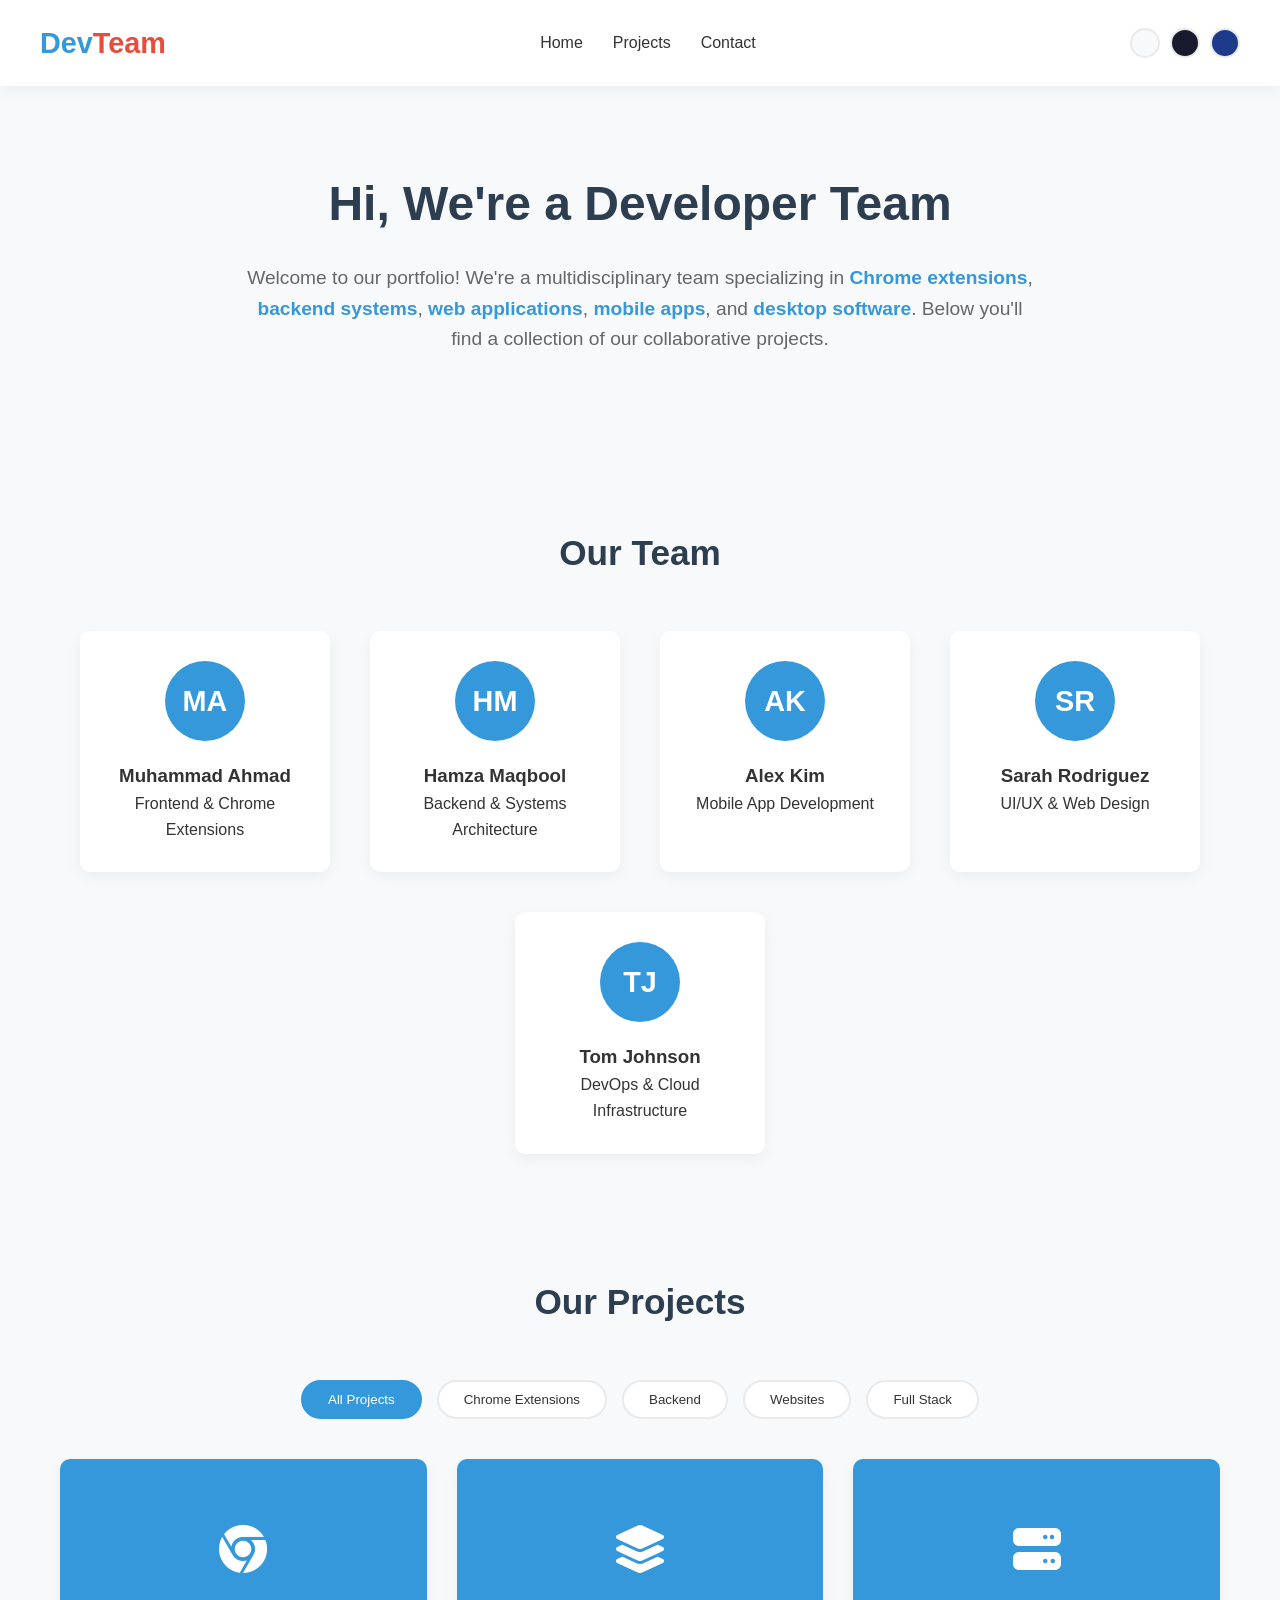
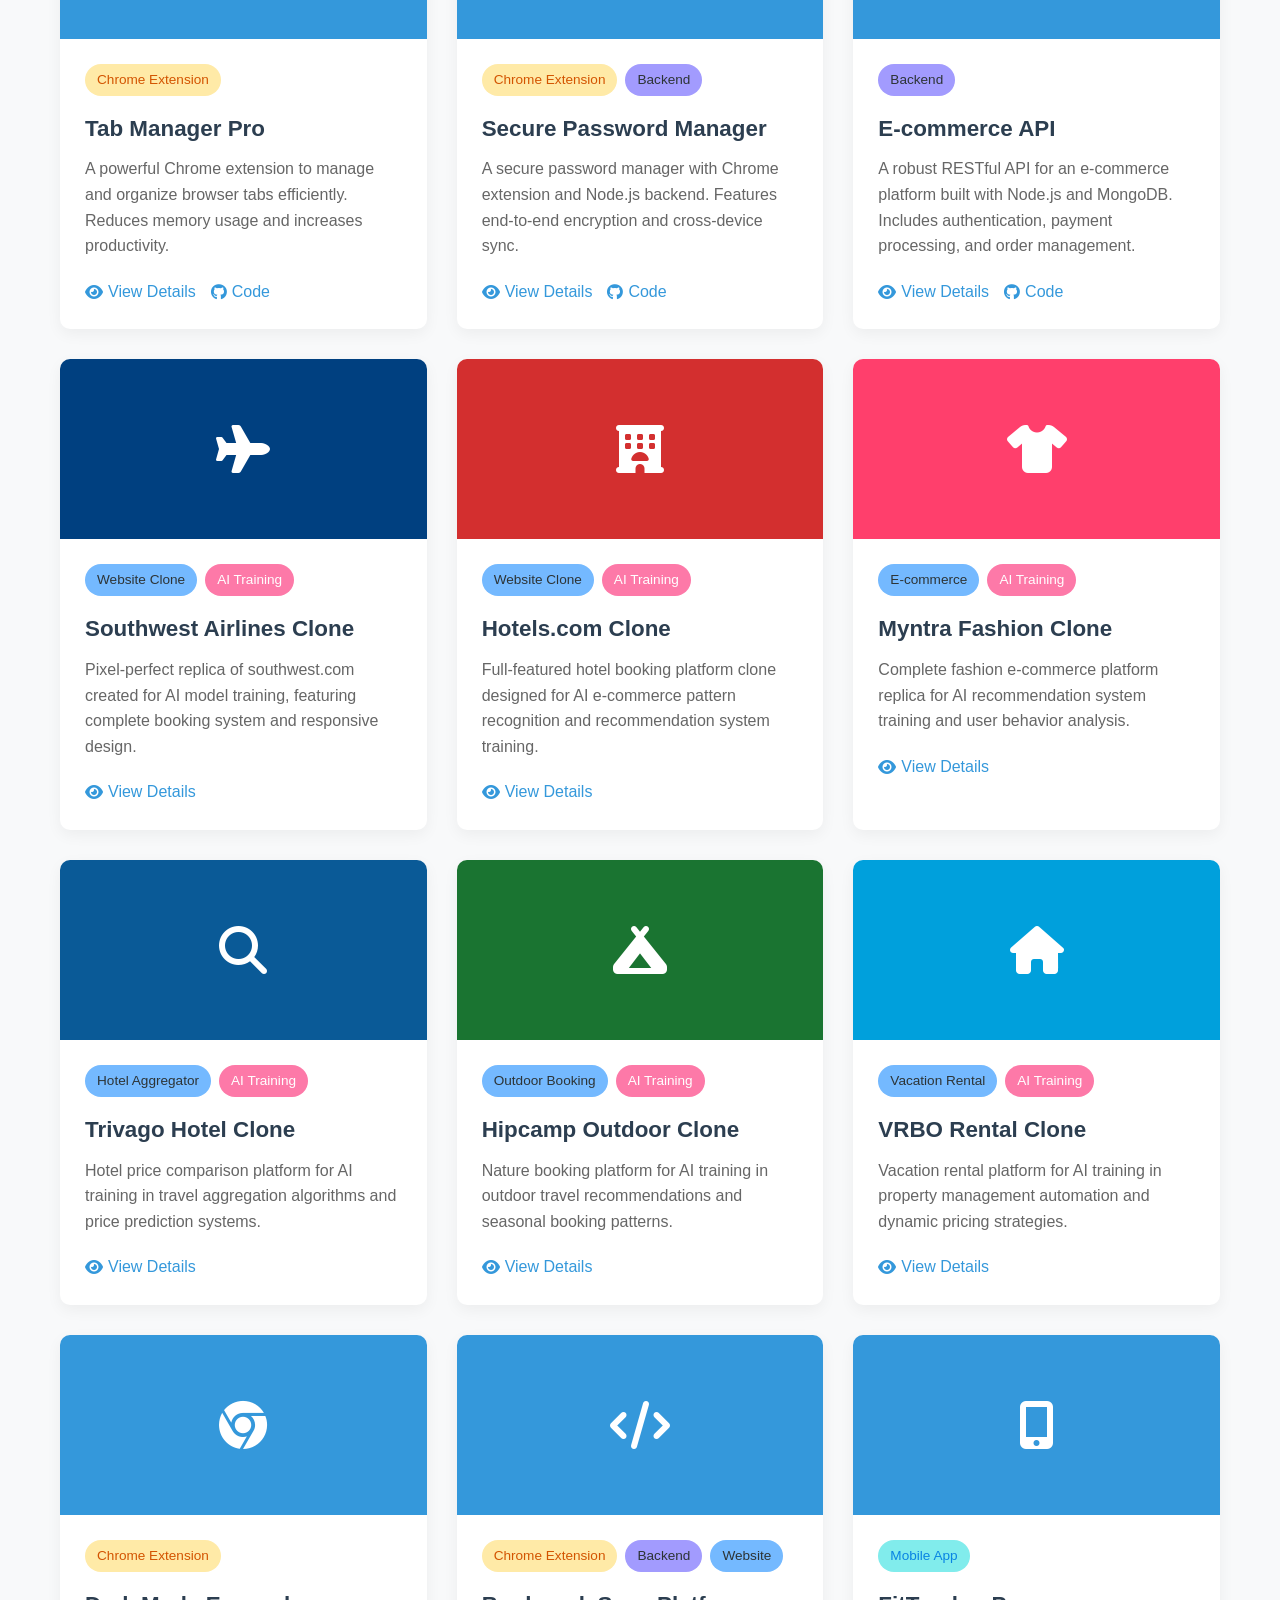
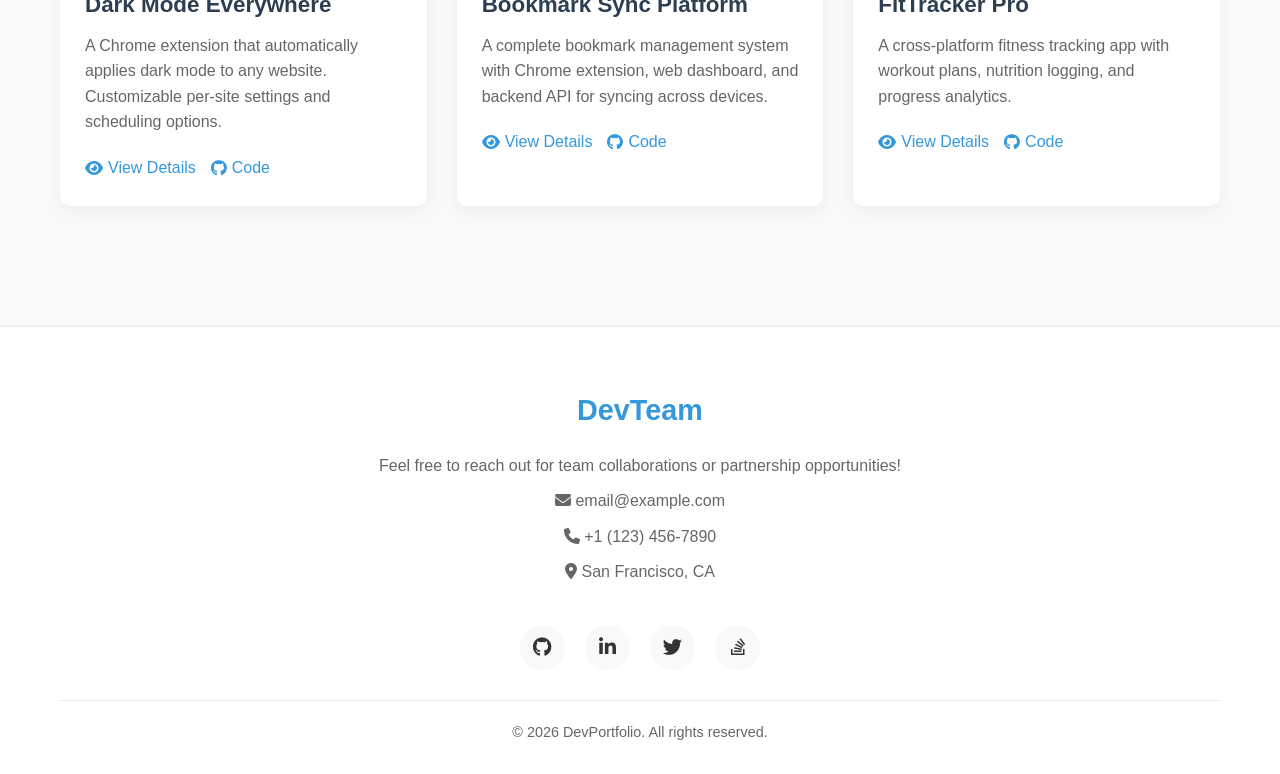
<file: index.html>
<!DOCTYPE html>
<html lang="en">

<head>
    <meta charset="UTF-8">
    <meta name="viewport" content="width=device-width, initial-scale=1.0">
    <title>Our Projects | Developer Team Portfolio</title>
    <link rel="stylesheet" href="https://cdnjs.cloudflare.com/ajax/libs/font-awesome/6.4.0/css/all.min.css">
    <link rel="stylesheet" href="styles.css">
    <style>

    </style>
</head>

<body>
    <!-- Header with navigation -->
    <header>
        <div class="container nav-container">
            <div class="logo">Dev<span>Team</span></div>
            <ul class="nav-links">
                <li><a href="#home">Home</a></li>
                <li><a href="#projects">Projects</a></li>
                <li><a href="#contact">Contact</a></li>
            </ul>
            <div class="theme-switcher">
                <div class="theme-btn light" title="Light theme"></div>
                <div class="theme-btn dark" title="Dark theme"></div>
                <div class="theme-btn blue" title="Blue theme"></div>
            </div>
        </div>
    </header>

    <!-- Hero section with introduction -->
    <section class="hero" id="home">
        <div class="container">
            <h1>Hi, We're a Developer Team</h1>
            <!-- Lines 27-31 -->
            <p>
                Welcome to our portfolio! We're a multidisciplinary team specializing in
                <span class="highlight">Chrome extensions</span>,
                <span class="highlight">backend systems</span>,
                <span class="highlight">web applications</span>,
                <span class="highlight">mobile apps</span>, and
                <span class="highlight">desktop software</span>.
                Below you'll find a collection of our collaborative projects.
            </p>
        </div>
    </section>

    <!-- Team Section -->
    <section class="team">
        <div class="container">
            <h2 class="section-title">Our Team</h2>
            <!-- Replace the current team-members div (lines 44-55) with: -->
            <div class="team-members">
                <div class="team-member">
                    <div class="member-avatar">MA</div>
                    <h3>Muhammad Ahmad</h3>
                    <p>Frontend & Chrome Extensions</p>
                </div>
                <div class="team-member">
                    <div class="member-avatar">HM</div>
                    <h3>Hamza Maqbool</h3>
                    <p>Backend & Systems Architecture</p>
                </div>
                <div class="team-member">
                    <div class="member-avatar">AK</div>
                    <h3>Alex Kim</h3>
                    <p>Mobile App Development</p>
                </div>
                <div class="team-member">
                    <div class="member-avatar">SR</div>
                    <h3>Sarah Rodriguez</h3>
                    <p>UI/UX & Web Design</p>
                </div>
                <div class="team-member">
                    <div class="member-avatar">TJ</div>
                    <h3>Tom Johnson</h3>
                    <p>DevOps & Cloud Infrastructure</p>
                </div>
            </div>
        </div>
    </section>

    <!-- Projects section -->
    <section class="projects" id="projects">
        <div class="container">
            <h2 class="section-title">Our Projects</h2>

            <!-- Update category tabs (lines 70-76) to include: -->
            <div class="category-tabs">
                <button class="category-btn active" data-category="all">All Projects</button>
                <button class="category-btn" data-category="chrome">Chrome Extensions</button>
                <!-- <button class="category-btn" data-category="mobile">Mobile Apps</button> -->
                <button class="category-btn" data-category="backend">Backend</button>
                <button class="category-btn" data-category="web">Websites</button>
                <!-- <button class="category-btn" data-category="desktop">Desktop Apps</button> -->
                <button class="category-btn" data-category="combined">Full Stack</button>
            </div>

            <!-- Projects grid -->
            <div class="projects-grid">
                <!-- Project 1 - Chrome Extension -->
                <div class="project-card" data-category="chrome">
                    <div class="project-image">
                        <i class="fab fa-chrome"></i>
                    </div>
                    <div class="project-content">
                        <div class="project-tags">
                            <span class="project-tag chrome">Chrome Extension</span>
                        </div>
                        <h3 class="project-title">Tab Manager Pro</h3>
                        <p class="project-description">
                            A powerful Chrome extension to manage and organize browser tabs efficiently.
                            Reduces memory usage and increases productivity.
                        </p>
                        <!-- In your project card, replace existing links with: -->
                        <div class="project-links">
                            <a href="project-tab-manager.html" class="project-link" target="_blank">
                                <i class="fas fa-eye"></i> View Details
                            </a>
                            <a href="#" class="project-link">
                                <i class="fab fa-github"></i> Code
                            </a>
                        </div>
                    </div>
                </div>

                <!-- Project 2 - Chrome Extension + Backend -->
                <div class="project-card" data-category="combined">
                    <div class="project-image">
                        <i class="fas fa-layer-group"></i>
                    </div>
                    <div class="project-content">
                        <div class="project-tags">
                            <span class="project-tag chrome">Chrome Extension</span>
                            <span class="project-tag backend">Backend</span>
                        </div>
                        <h3 class="project-title">Secure Password Manager</h3>
                        <p class="project-description">
                            A secure password manager with Chrome extension and Node.js backend.
                            Features end-to-end encryption and cross-device sync.
                        </p>
                        <!-- In your project card, replace existing links with: -->
                        <div class="project-links">
                            <a href="project-tab-manager.html" class="project-link" target="_blank">
                                <i class="fas fa-eye"></i> View Details
                            </a>
                            <a href="#" class="project-link">
                                <i class="fab fa-github"></i> Code
                            </a>
                        </div>
                    </div>
                </div>

                <!-- Project 3 - Backend -->
                <div class="project-card" data-category="backend">
                    <div class="project-image">
                        <i class="fas fa-server"></i>
                    </div>
                    <div class="project-content">
                        <div class="project-tags">
                            <span class="project-tag backend">Backend</span>
                        </div>
                        <h3 class="project-title">E-commerce API</h3>
                        <p class="project-description">
                            A robust RESTful API for an e-commerce platform built with Node.js and MongoDB.
                            Includes authentication, payment processing, and order management.
                        </p>
                        <!-- In your project card, replace existing links with: -->
                        <div class="project-links">
                            <a href="project-tab-manager.html" class="project-link" target="_blank">
                                <i class="fas fa-eye"></i> View Details
                            </a>
                            <a href="#" class="project-link">
                                <i class="fab fa-github"></i> Code
                            </a>
                        </div>
                    </div>
                </div>


                <!-- Southwest Clone Card -->
                <div class="project-card" data-category="web">
                    <div class="project-image" style="background-color: #004080;">
                        <i class="fas fa-plane"></i>
                    </div>
                    <div class="project-content">
                        <div class="project-tags">
                            <span class="project-tag web">Website Clone</span>
                            <span class="project-tag" style="background:#fd79a8;color:white;">AI Training</span>
                        </div>
                        <h3 class="project-title">Southwest Airlines Clone</h3>
                        <p class="project-description">
                            Pixel-perfect replica of southwest.com created for AI model training,
                            featuring complete booking system and responsive design.
                        </p>
                        <div class="project-links">
                            <a href="project-southwest.html" class="project-link" target="_blank">
                                <i class="fas fa-eye"></i> View Details
                            </a>
                        </div>
                    </div>
                </div>

                <!-- Hotels.com Clone Card -->
                <div class="project-card" data-category="web">
                    <div class="project-image" style="background-color: #d32f2f;">
                        <i class="fas fa-hotel"></i>
                    </div>
                    <div class="project-content">
                        <div class="project-tags">
                            <span class="project-tag web">Website Clone</span>
                            <span class="project-tag" style="background:#fd79a8;color:white;">AI Training</span>
                        </div>
                        <h3 class="project-title">Hotels.com Clone</h3>
                        <p class="project-description">
                            Full-featured hotel booking platform clone designed for AI e-commerce
                            pattern recognition and recommendation system training.
                        </p>
                        <div class="project-links">
                            <a href="project-hotels.html" class="project-link" target="_blank">
                                <i class="fas fa-eye"></i> View Details
                            </a>
                        </div>
                    </div>
                </div>

                <!-- Myntra Clone Card -->
<div class="project-card" data-category="web">
    <div class="project-image" style="background-color: #ff3f6c;">
        <i class="fas fa-tshirt"></i>
    </div>
    <div class="project-content">
        <div class="project-tags">
            <span class="project-tag web">E-commerce</span>
            <span class="project-tag" style="background:#fd79a8;color:white;">AI Training</span>
        </div>
        <h3 class="project-title">Myntra Fashion Clone</h3>
        <p class="project-description">
            Complete fashion e-commerce platform replica for AI recommendation 
            system training and user behavior analysis.
        </p>
        <div class="project-links">
            <a href="project-myntra.html" class="project-link" target="_blank">
                <i class="fas fa-eye"></i> View Details
            </a>
        </div>
    </div>
</div>

<!-- Trivago Clone Card -->
<div class="project-card" data-category="web">
    <div class="project-image" style="background-color: #0a5a97;">
        <i class="fas fa-search"></i>
    </div>
    <div class="project-content">
        <div class="project-tags">
            <span class="project-tag web">Hotel Aggregator</span>
            <span class="project-tag" style="background:#fd79a8;color:white;">AI Training</span>
        </div>
        <h3 class="project-title">Trivago Hotel Clone</h3>
        <p class="project-description">
            Hotel price comparison platform for AI training in travel aggregation 
            algorithms and price prediction systems.
        </p>
        <div class="project-links">
            <a href="project-trivago.html" class="project-link" target="_blank">
                <i class="fas fa-eye"></i> View Details
            </a>
        </div>
    </div>
</div>

<!-- Hipcamp Clone Card -->
<div class="project-card" data-category="web">
    <div class="project-image" style="background-color: #1a7431;">
        <i class="fas fa-campground"></i>
    </div>
    <div class="project-content">
        <div class="project-tags">
            <span class="project-tag web">Outdoor Booking</span>
            <span class="project-tag" style="background:#fd79a8;color:white;">AI Training</span>
        </div>
        <h3 class="project-title">Hipcamp Outdoor Clone</h3>
        <p class="project-description">
            Nature booking platform for AI training in outdoor travel recommendations 
            and seasonal booking patterns.
        </p>
        <div class="project-links">
            <a href="project-hipcamp.html" class="project-link" target="_blank">
                <i class="fas fa-eye"></i> View Details
            </a>
        </div>
    </div>
</div>

<!-- VRBO Clone Card -->
<div class="project-card" data-category="web">
    <div class="project-image" style="background-color: #00a0dc;">
        <i class="fas fa-home"></i>
    </div>
    <div class="project-content">
        <div class="project-tags">
            <span class="project-tag web">Vacation Rental</span>
            <span class="project-tag" style="background:#fd79a8;color:white;">AI Training</span>
        </div>
        <h3 class="project-title">VRBO Rental Clone</h3>
        <p class="project-description">
            Vacation rental platform for AI training in property management automation 
            and dynamic pricing strategies.
        </p>
        <div class="project-links">
            <a href="project-vrbo.html" class="project-link" target="_blank">
                <i class="fas fa-eye"></i> View Details
            </a>
        </div>
    </div>
</div>

                <!-- Project 5 - Chrome Extension -->
                <div class="project-card" data-category="chrome">
                    <div class="project-image">
                        <i class="fab fa-chrome"></i>
                    </div>
                    <div class="project-content">
                        <div class="project-tags">
                            <span class="project-tag chrome">Chrome Extension</span>
                        </div>
                        <h3 class="project-title">Dark Mode Everywhere</h3>
                        <p class="project-description">
                            A Chrome extension that automatically applies dark mode to any website.
                            Customizable per-site settings and scheduling options.
                        </p>
                        <!-- In your project card, replace existing links with: -->
                        <div class="project-links">
                            <a href="project-tab-manager.html" class="project-link" target="_blank">
                                <i class="fas fa-eye"></i> View Details
                            </a>
                            <a href="#" class="project-link">
                                <i class="fab fa-github"></i> Code
                            </a>
                        </div>
                    </div>
                </div>

                <!-- Project 6 - Combined -->
                <div class="project-card" data-category="combined">
                    <div class="project-image">
                        <i class="fas fa-code"></i>
                    </div>
                    <div class="project-content">
                        <div class="project-tags">
                            <span class="project-tag chrome">Chrome Extension</span>
                            <span class="project-tag backend">Backend</span>
                            <span class="project-tag web">Website</span>
                        </div>
                        <h3 class="project-title">Bookmark Sync Platform</h3>
                        <p class="project-description">
                            A complete bookmark management system with Chrome extension, web dashboard,
                            and backend API for syncing across devices.
                        </p>
                        <!-- In your project card, replace existing links with: -->
                        <div class="project-links">
                            <a href="project-tab-manager.html" class="project-link" target="_blank">
                                <i class="fas fa-eye"></i> View Details
                            </a>
                            <a href="#" class="project-link">
                                <i class="fab fa-github"></i> Code
                            </a>
                        </div>
                    </div>
                </div>

                <!-- Add this new project after the last one (around line 165) -->
                <!-- Mobile App Project -->
                <div class="project-card" data-category="mobile">
                    <div class="project-image">
                        <i class="fas fa-mobile-alt"></i>
                    </div>
                    <div class="project-content">
                        <div class="project-tags">
                            <span class="project-tag mobile">Mobile App</span>
                        </div>
                        <h3 class="project-title">FitTracker Pro</h3>
                        <p class="project-description">
                            A cross-platform fitness tracking app with workout plans,
                            nutrition logging, and progress analytics.
                        </p>
                        <!-- In your project card, replace existing links with: -->
                        <div class="project-links">
                            <a href="project-tab-manager.html" class="project-link" target="_blank">
                                <i class="fas fa-eye"></i> View Details
                            </a>
                            <a href="#" class="project-link">
                                <i class="fab fa-github"></i> Code
                            </a>
                        </div>
                    </div>
                </div>
            </div>

        </div>
    </section>

    <!-- Footer with contact info -->
    <footer id="contact">
        <div class="container">
            <div class="footer-content">
                <div class="footer-logo">Dev<span>Team</span></div>

                <div class="contact-info">
                    <!-- Line 273 -->
                    <p>Feel free to reach out for team collaborations or partnership opportunities!</p>
                    <!-- You can update these contact details later -->
                    <p><i class="fas fa-envelope"></i> email@example.com</p>
                    <p><i class="fas fa-phone"></i> +1 (123) 456-7890</p>
                    <p><i class="fas fa-map-marker-alt"></i> San Francisco, CA</p>
                </div>

                <div class="social-icons">
                    <!-- You can update these social links later -->
                    <a href="#" class="social-icon" title="GitHub">
                        <i class="fab fa-github"></i>
                    </a>
                    <a href="#" class="social-icon" title="LinkedIn">
                        <i class="fab fa-linkedin-in"></i>
                    </a>
                    <a href="#" class="social-icon" title="Twitter">
                        <i class="fab fa-twitter"></i>
                    </a>
                    <a href="#" class="social-icon" title="Stack Overflow">
                        <i class="fab fa-stack-overflow"></i>
                    </a>
                </div>

                <div class="copyright">
                    &copy; <span id="currentYear"></span> DevPortfolio. All rights reserved.
                </div>
            </div>
        </div>
    </footer>

    <script src="script.js"></script>
</body>

</html>
</file>
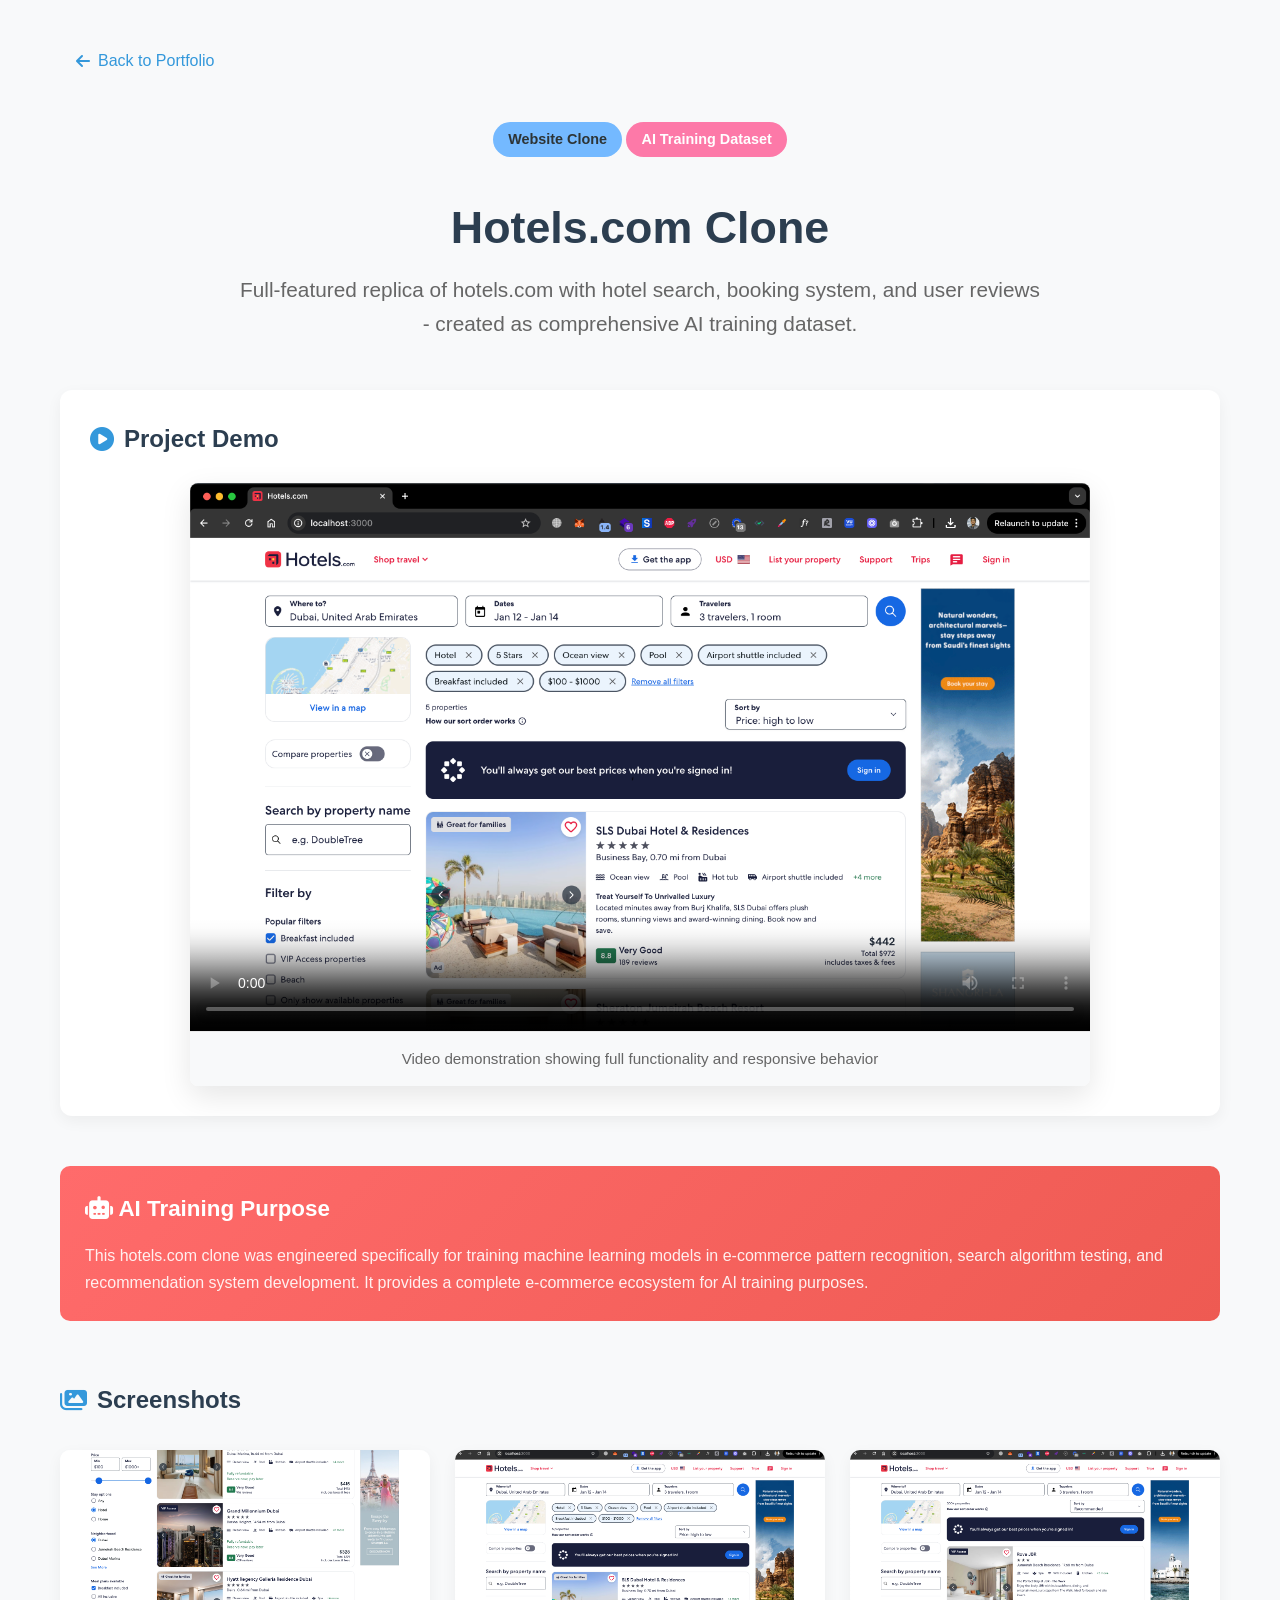
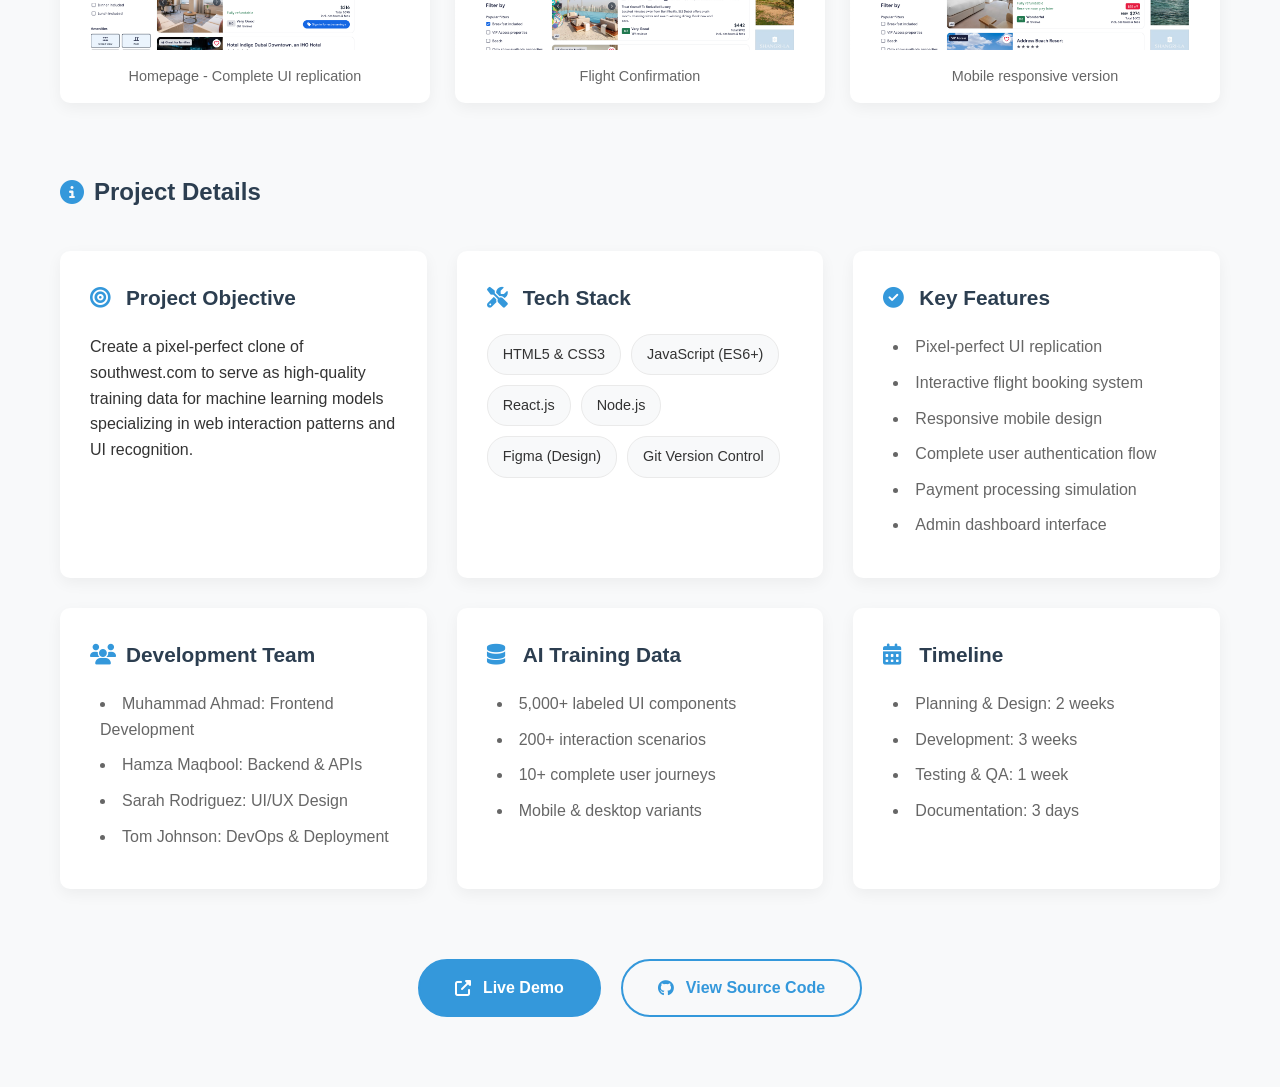
<file: project-hotels.html>
<!DOCTYPE html>
<html lang="en">

<head>
    <meta charset="UTF-8">
    <meta name="viewport" content="width=device-width, initial-scale=1.0">
    <title>Southwest Airlines Clone | DevTeam</title>
    <link rel="stylesheet" href="https://cdnjs.cloudflare.com/ajax/libs/font-awesome/6.4.0/css/all.min.css">
    <link rel="stylesheet" href="styles.css">
    <link rel="stylesheet" href="project.css">
</head>

<body>
    <div class="container project-detail-container">
        <a href="index.html#projects" class="back-btn">
            <i class="fas fa-arrow-left"></i> Back to Portfolio
        </a>

        <!-- Header section -->
        <div class="project-header">
            <div class="project-badge web">Website Clone</div>
            <div class="project-badge ai-training">AI Training Dataset</div>
            <h1>Hotels.com Clone</h1>
            <p class="project-subtitle">
                Full-featured replica of hotels.com with hotel search, booking system,
                and user reviews - created as comprehensive AI training dataset.
            </p>
        </div>

        <div class="project-video-section">
            <h2 class="section-label"><i class="fas fa-play-circle"></i> Project Demo</h2>
            <div class="video-container">
                <video controls poster="./projects/Hotels.com/images/with-filters.png">
                    <source src="https://res.cloudinary.com/dtbcut4wh/video/upload/v1771077749/Hotes_Tutorial_ibjrja.mp4" type="video/mp4">
                    Your browser does not support the video tag.
                </video>
                <div class="video-caption">Video demonstration showing full functionality and responsive behavior</div>
            </div>
        </div>

        <!-- AI Purpose Section -->
        <div class="ai-purpose">
            <h3><i class="fas fa-robot"></i> AI Training Purpose</h3>
            <p>
                This hotels.com clone was engineered specifically for training machine learning
                models in e-commerce pattern recognition, search algorithm testing, and
                recommendation system development. It provides a complete e-commerce ecosystem
                for AI training purposes.
            </p>
        </div>

        <div class="project-gallery">
            <h2 class="section-label"><i class="fas fa-images"></i> Screenshots</h2>
            <div class="gallery-grid">
                <div class="gallery-item">
                    <img src="./projects/Hotels.com/images/full-page.png" style="object-fit: cover;object-position: 0 -200px;" alt="Homepage Layout">
                    <div class="gallery-caption">Homepage - Complete UI replication</div>
                </div>
                <div class="gallery-item">
                    <img src="./projects/Hotels.com/images/with-filters.png" alt="Booking System">
                    <div class="gallery-caption">Flight Confirmation</div>
                </div>
                <div class="gallery-item">
                    <img src="projects/Hotels.com/images/without-filters.png" alt="Responsive Design">
                    <div class="gallery-caption">Mobile responsive version</div>
                </div>

            </div>
        </div>

        <div class="project-details">
            <h2 class="section-label"><i class="fas fa-info-circle"></i> Project Details</h2>
            <div class="details-grid">
                <div class="detail-card">
                    <h3><i class="fas fa-bullseye"></i> Project Objective</h3>
                    <p>Create a pixel-perfect clone of southwest.com to serve as high-quality training data for machine
                        learning models specializing in web interaction patterns and UI recognition.</p>
                </div>

                <div class="detail-card">
                    <h3><i class="fas fa-tools"></i> Tech Stack</h3>
                    <ul class="tech-list">
                        <li>HTML5 & CSS3</li>
                        <li>JavaScript (ES6+)</li>
                        <li>React.js</li>
                        <li>Node.js</li>
                        <li>Figma (Design)</li>
                        <li>Git Version Control</li>
                    </ul>
                </div>

                <div class="detail-card">
                    <h3><i class="fas fa-check-circle"></i> Key Features</h3>
                    <ul>
                        <li>Pixel-perfect UI replication</li>
                        <li>Interactive flight booking system</li>
                        <li>Responsive mobile design</li>
                        <li>Complete user authentication flow</li>
                        <li>Payment processing simulation</li>
                        <li>Admin dashboard interface</li>
                    </ul>
                </div>

                <div class="detail-card">
                    <h3><i class="fas fa-users"></i> Development Team</h3>
                    <ul>
                        <li>Muhammad Ahmad: Frontend Development</li>
                        <li>Hamza Maqbool: Backend & APIs</li>
                        <li>Sarah Rodriguez: UI/UX Design</li>
                        <li>Tom Johnson: DevOps & Deployment</li>
                    </ul>
                </div>

                <div class="detail-card">
                    <h3><i class="fas fa-database"></i> AI Training Data</h3>
                    <ul>
                        <li>5,000+ labeled UI components</li>
                        <li>200+ interaction scenarios</li>
                        <li>10+ complete user journeys</li>
                        <li>Mobile & desktop variants</li>
                    </ul>
                </div>

                <div class="detail-card">
                    <h3><i class="fas fa-calendar-alt"></i> Timeline</h3>
                    <ul>
                        <li>Planning & Design: 2 weeks</li>
                        <li>Development: 3 weeks</li>
                        <li>Testing & QA: 1 week</li>
                        <li>Documentation: 3 days</li>
                    </ul>
                </div>
            </div>
        </div>

        <div class="project-cta">
            <a href="#" class="btn-primary" target="_blank">
                <i class="fas fa-external-link-alt"></i> Live Demo
            </a>
            <a href="#" class="btn-secondary" target="_blank">
                <i class="fab fa-github"></i> View Source Code
            </a>
        </div>
    </div>

    <script>
        // Theme switching for project pages
        document.addEventListener('DOMContentLoaded', function () {
            // Load saved theme
            const savedTheme = localStorage.getItem('portfolio-theme');
            if (savedTheme) {
                document.body.classList.add(savedTheme);
            }

            // Set current year if needed
            document.getElementById('currentYear')?.textContent = new Date().getFullYear();
        });
    </script>
</body>

</html>
</file>
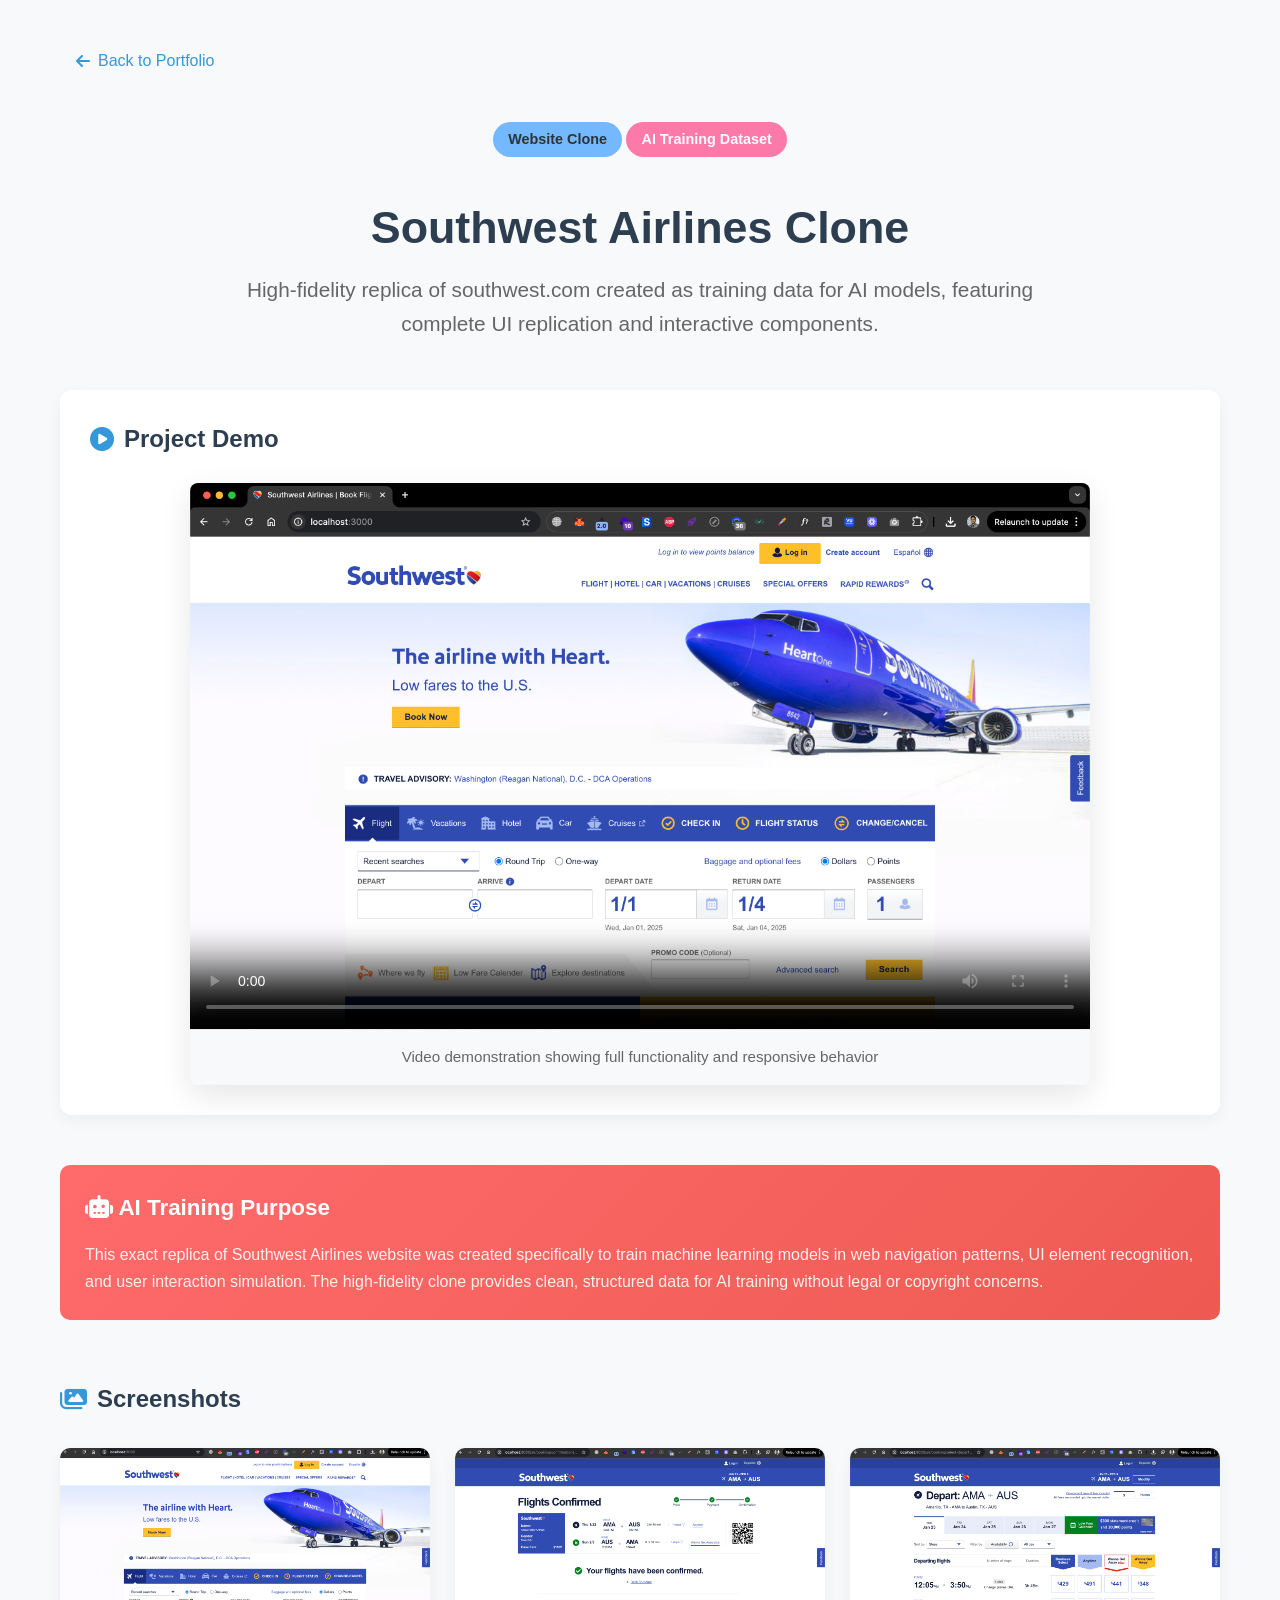
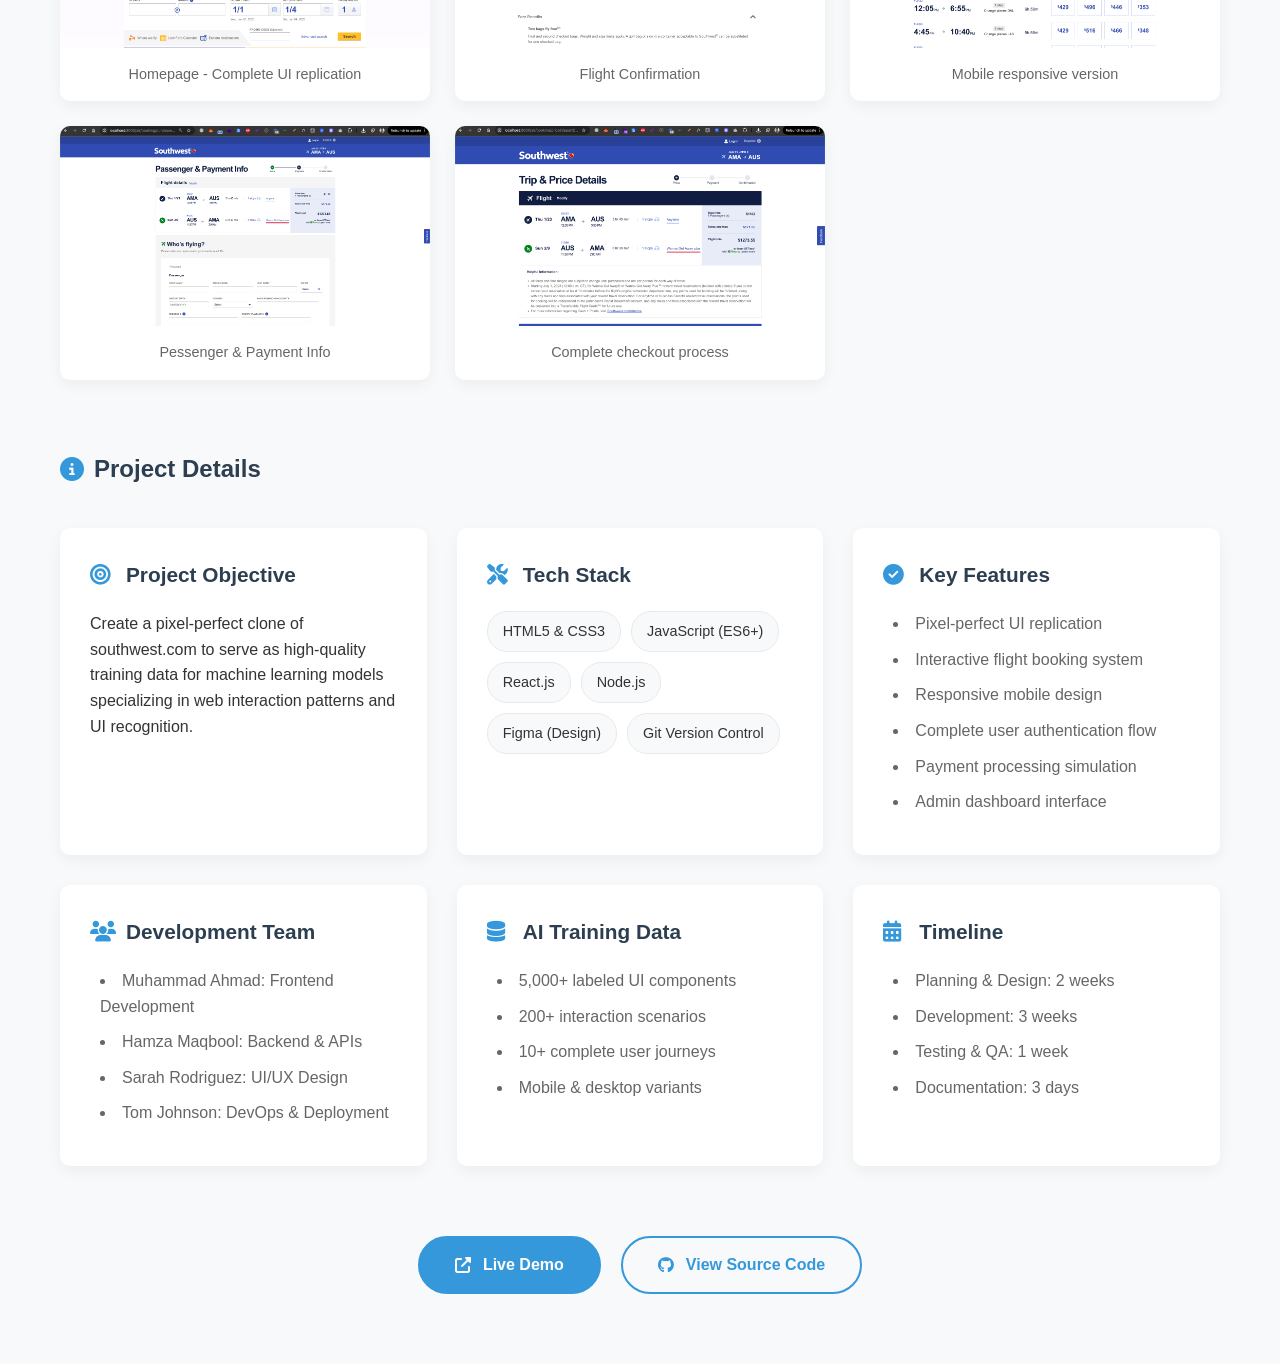
<file: project-southwest.html>
<!DOCTYPE html>
<html lang="en">
<head>
    <meta charset="UTF-8">
    <meta name="viewport" content="width=device-width, initial-scale=1.0">
    <title>Southwest Airlines Clone | DevTeam</title>
    <link rel="stylesheet" href="https://cdnjs.cloudflare.com/ajax/libs/font-awesome/6.4.0/css/all.min.css">
    <link rel="stylesheet" href="styles.css">
    <link rel="stylesheet" href="project.css">
</head>
<body>
    <div class="container project-detail-container">
        <a href="index.html#projects" class="back-btn">
            <i class="fas fa-arrow-left"></i> Back to Portfolio
        </a>
        
        <div class="project-header">
            <div class="project-badge web">Website Clone</div>
            <div class="project-badge ai-training">AI Training Dataset</div>
            <h1>Southwest Airlines Clone</h1>
            <p class="project-subtitle">
                High-fidelity replica of southwest.com created as training data for AI models, 
                featuring complete UI replication and interactive components.
            </p>
        </div>

        <div class="project-video-section">
            <h2 class="section-label"><i class="fas fa-play-circle"></i> Project Demo</h2>
            <div class="video-container">
                <video controls poster="./projects/southwest/images/homepage.png">
                    <source src="https://res.cloudinary.com/dtbcut4wh/video/upload/v1771077620/southwest_tutorial_ghbedw.mp4" type="video/mp4">
                    Your browser does not support the video tag.
                </video>
                <div class="video-caption">Video demonstration showing full functionality and responsive behavior</div>
            </div>
        </div>

        <div class="ai-purpose">
            <h3><i class="fas fa-robot"></i> AI Training Purpose</h3>
            <p>
                This exact replica of Southwest Airlines website was created specifically to train machine learning 
                models in web navigation patterns, UI element recognition, and user interaction simulation. 
                The high-fidelity clone provides clean, structured data for AI training without legal or copyright concerns.
            </p>
        </div>

        <div class="project-gallery">
            <h2 class="section-label"><i class="fas fa-images"></i> Screenshots</h2>
            <div class="gallery-grid">
                <div class="gallery-item">
                    <img src="./projects//southwest/images/homepage.png" alt="Homepage Layout">
                    <div class="gallery-caption">Homepage - Complete UI replication</div>
                </div>
                <div class="gallery-item">
                    <img src="./projects//southwest/images/flights-confirmation-page.png" alt="Booking System">
                    <div class="gallery-caption">Flight Confirmation</div>
                </div>
                <div class="gallery-item">
                    <img src="projects/southwest/images/flights-page.png" alt="Responsive Design">
                    <div class="gallery-caption">Mobile responsive version</div>
                </div>
                <div class="gallery-item">
                    <img src="projects/southwest/images/passenger-details-page.png" alt="Admin Panel">
                    <div class="gallery-caption">Pessenger & Payment Info</div>
                </div>
                <div class="gallery-item">
                    <img src="projects/southwest/images/pricing-page.png" alt="Checkout Process">
                    <div class="gallery-caption">Complete checkout process</div>
                </div>
            </div>
        </div>

        <div class="project-details">
            <h2 class="section-label"><i class="fas fa-info-circle"></i> Project Details</h2>
            <div class="details-grid">
                <div class="detail-card">
                    <h3><i class="fas fa-bullseye"></i> Project Objective</h3>
                    <p>Create a pixel-perfect clone of southwest.com to serve as high-quality training data for machine learning models specializing in web interaction patterns and UI recognition.</p>
                </div>
                
                <div class="detail-card">
                    <h3><i class="fas fa-tools"></i> Tech Stack</h3>
                    <ul class="tech-list">
                        <li>HTML5 & CSS3</li>
                        <li>JavaScript (ES6+)</li>
                        <li>React.js</li>
                        <li>Node.js</li>
                        <li>Figma (Design)</li>
                        <li>Git Version Control</li>
                    </ul>
                </div>
                
                <div class="detail-card">
                    <h3><i class="fas fa-check-circle"></i> Key Features</h3>
                    <ul>
                        <li>Pixel-perfect UI replication</li>
                        <li>Interactive flight booking system</li>
                        <li>Responsive mobile design</li>
                        <li>Complete user authentication flow</li>
                        <li>Payment processing simulation</li>
                        <li>Admin dashboard interface</li>
                    </ul>
                </div>
                
                <div class="detail-card">
                    <h3><i class="fas fa-users"></i> Development Team</h3>
                    <ul>
                        <li>Muhammad Ahmad: Frontend Development</li>
                        <li>Hamza Maqbool: Backend & APIs</li>
                        <li>Sarah Rodriguez: UI/UX Design</li>
                        <li>Tom Johnson: DevOps & Deployment</li>
                    </ul>
                </div>
                
                <div class="detail-card">
                    <h3><i class="fas fa-database"></i> AI Training Data</h3>
                    <ul>
                        <li>5,000+ labeled UI components</li>
                        <li>200+ interaction scenarios</li>
                        <li>10+ complete user journeys</li>
                        <li>Mobile & desktop variants</li>
                    </ul>
                </div>
                
                <div class="detail-card">
                    <h3><i class="fas fa-calendar-alt"></i> Timeline</h3>
                    <ul>
                        <li>Planning & Design: 2 weeks</li>
                        <li>Development: 3 weeks</li>
                        <li>Testing & QA: 1 week</li>
                        <li>Documentation: 3 days</li>
                    </ul>
                </div>
            </div>
        </div>

        <div class="project-cta">
            <a href="#" class="btn-primary" target="_blank">
                <i class="fas fa-external-link-alt"></i> Live Demo
            </a>
            <a href="#" class="btn-secondary" target="_blank">
                <i class="fab fa-github"></i> View Source Code
            </a>
        </div>
    </div>

    <script>
        // Theme switching for project pages
        document.addEventListener('DOMContentLoaded', function() {
            // Load saved theme
            const savedTheme = localStorage.getItem('portfolio-theme');
            if (savedTheme) {
                document.body.classList.add(savedTheme);
            }
            
            // Set current year if needed
            document.getElementById('currentYear')?.textContent = new Date().getFullYear();
        });
    </script>
</body>
</html>
</file>
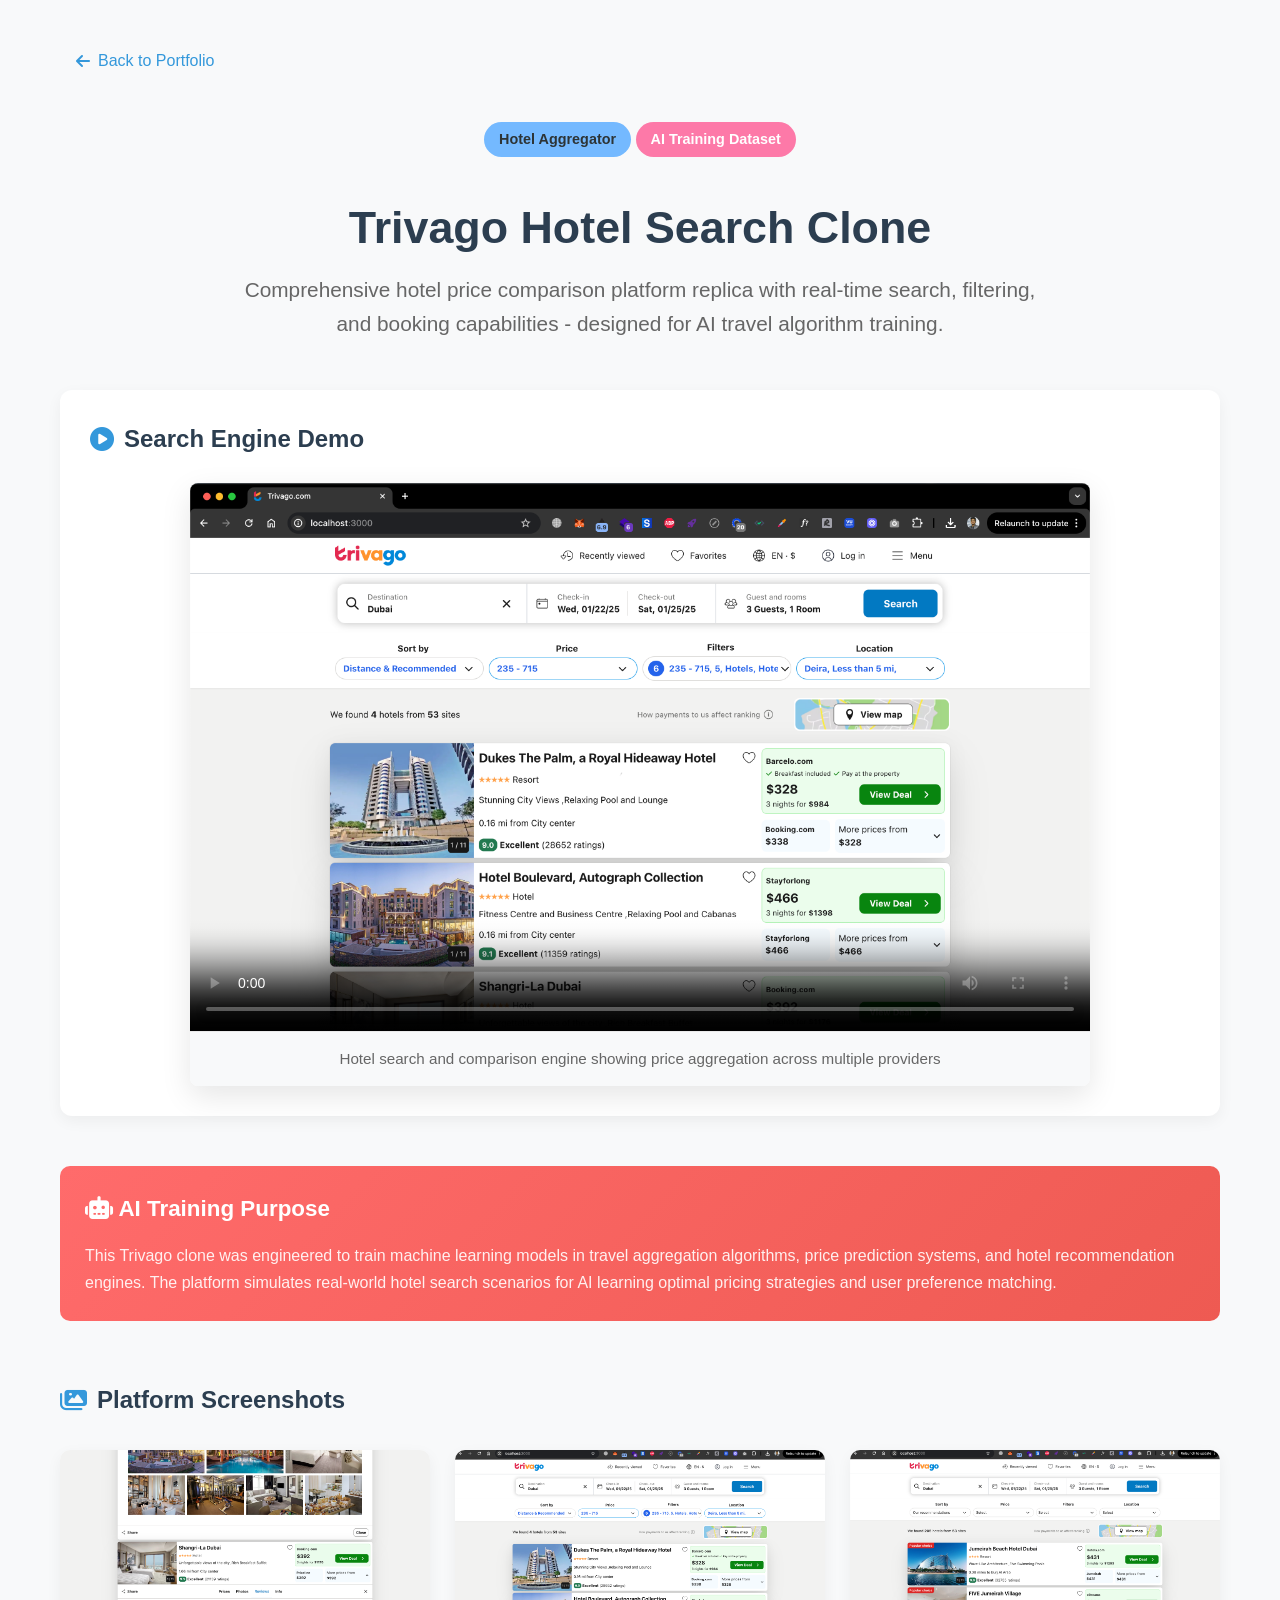
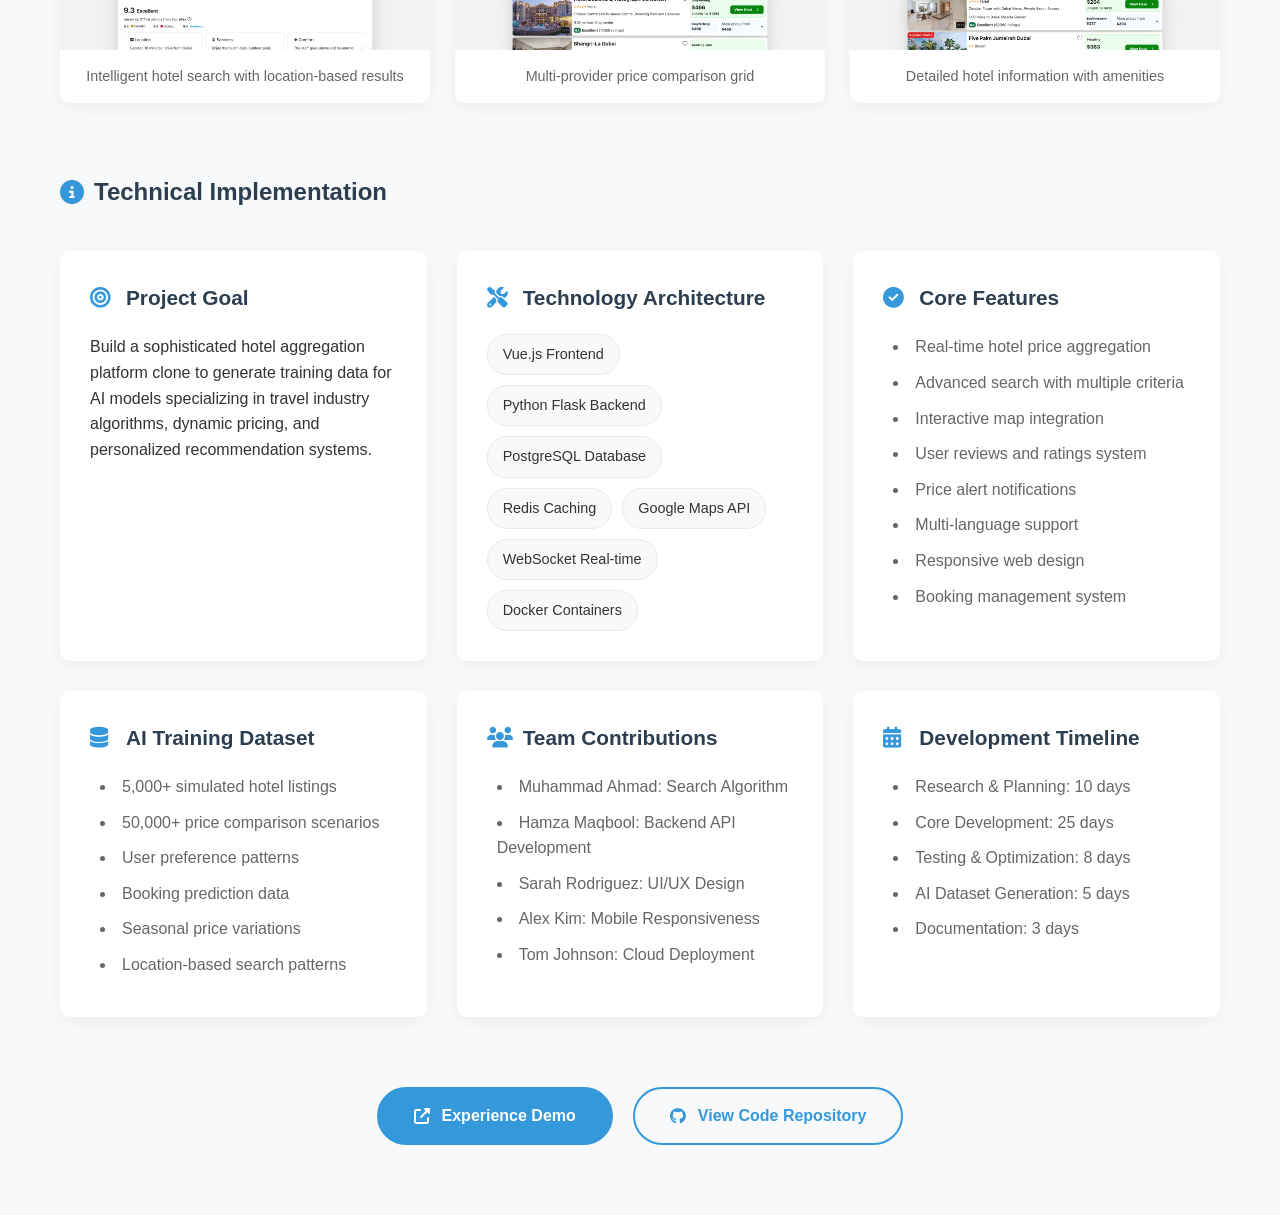
<file: project-trivago.html>
<!DOCTYPE html>
<html lang="en">
<head>
    <meta charset="UTF-8">
    <meta name="viewport" content="width=device-width, initial-scale=1.0">
    <title>Myntra Fashion Clone | DevTeam</title>
    <link rel="stylesheet" href="https://cdnjs.cloudflare.com/ajax/libs/font-awesome/6.4.0/css/all.min.css">
    <link rel="stylesheet" href="styles.css">
    <link rel="stylesheet" href="project.css">
</head>
<body>
    <div class="container project-detail-container">
        <a href="index.html#projects" class="back-btn">
            <i class="fas fa-arrow-left"></i> Back to Portfolio
        </a>
        
        <div class="project-header">
            <div class="project-badge web">Hotel Aggregator</div>
            <div class="project-badge ai-training">AI Training Dataset</div>
            <h1>Trivago Hotel Search Clone</h1>
            <p class="project-subtitle">
                Comprehensive hotel price comparison platform replica with real-time search, 
                filtering, and booking capabilities - designed for AI travel algorithm training.
            </p>
        </div>

        <div class="project-video-section">
            <h2 class="section-label"><i class="fas fa-play-circle"></i> Search Engine Demo</h2>
            <div class="video-container">
                <video controls poster="projects/Trivago/images/with-filters.png">
                    <source src="https://res.cloudinary.com/dtbcut4wh/video/upload/v1771077548/trivago_tutorial_ixw9ox.mp4" type="video/mp4">
                    Your browser does not support the video tag.
                </video>
                <div class="video-caption">Hotel search and comparison engine showing price aggregation across multiple providers</div>
            </div>
        </div>

        <div class="ai-purpose">
            <h3><i class="fas fa-robot"></i> AI Training Purpose</h3>
            <p>
                This Trivago clone was engineered to train machine learning models in 
                travel aggregation algorithms, price prediction systems, and hotel 
                recommendation engines. The platform simulates real-world hotel search 
                scenarios for AI learning optimal pricing strategies and user preference matching.
            </p>
        </div>

        <div class="project-gallery">
            <h2 class="section-label"><i class="fas fa-images"></i> Platform Screenshots</h2>
            <div class="gallery-grid">
                <div class="gallery-item">
                    <img src="projects/Trivago/images/full-page.png" alt="Search Interface">
                    <div class="gallery-caption">Intelligent hotel search with location-based results</div>
                </div>
                <div class="gallery-item">
                    <img src="projects/Trivago/images/with-filters.png" alt="Price Comparison">
                    <div class="gallery-caption">Multi-provider price comparison grid</div>
                </div>
                <div class="gallery-item">
                    <img src="projects/Trivago/images/without-filters.png" alt="Hotel Details">
                    <div class="gallery-caption">Detailed hotel information with amenities</div>
                </div>

            </div>
        </div>

        <div class="project-details">
            <h2 class="section-label"><i class="fas fa-info-circle"></i> Technical Implementation</h2>
            <div class="details-grid">
                <div class="detail-card">
                    <h3><i class="fas fa-bullseye"></i> Project Goal</h3>
                    <p>Build a sophisticated hotel aggregation platform clone to generate training data for AI models specializing in travel industry algorithms, dynamic pricing, and personalized recommendation systems.</p>
                </div>
                
                <div class="detail-card">
                    <h3><i class="fas fa-tools"></i> Technology Architecture</h3>
                    <ul class="tech-list">
                        <li>Vue.js Frontend</li>
                        <li>Python Flask Backend</li>
                        <li>PostgreSQL Database</li>
                        <li>Redis Caching</li>
                        <li>Google Maps API</li>
                        <li>WebSocket Real-time</li>
                        <li>Docker Containers</li>
                    </ul>
                </div>
                
                <div class="detail-card">
                    <h3><i class="fas fa-check-circle"></i> Core Features</h3>
                    <ul>
                        <li>Real-time hotel price aggregation</li>
                        <li>Advanced search with multiple criteria</li>
                        <li>Interactive map integration</li>
                        <li>User reviews and ratings system</li>
                        <li>Price alert notifications</li>
                        <li>Multi-language support</li>
                        <li>Responsive web design</li>
                        <li>Booking management system</li>
                    </ul>
                </div>
                
                <div class="detail-card">
                    <h3><i class="fas fa-database"></i> AI Training Dataset</h3>
                    <ul>
                        <li>5,000+ simulated hotel listings</li>
                        <li>50,000+ price comparison scenarios</li>
                        <li>User preference patterns</li>
                        <li>Booking prediction data</li>
                        <li>Seasonal price variations</li>
                        <li>Location-based search patterns</li>
                    </ul>
                </div>
                
                <div class="detail-card">
                    <h3><i class="fas fa-users"></i> Team Contributions</h3>
                    <ul>
                        <li>Muhammad Ahmad: Search Algorithm</li>
                        <li>Hamza Maqbool: Backend API Development</li>
                        <li>Sarah Rodriguez: UI/UX Design</li>
                        <li>Alex Kim: Mobile Responsiveness</li>
                        <li>Tom Johnson: Cloud Deployment</li>
                    </ul>
                </div>
                
                <div class="detail-card">
                    <h3><i class="fas fa-calendar-alt"></i> Development Timeline</h3>
                    <ul>
                        <li>Research & Planning: 10 days</li>
                        <li>Core Development: 25 days</li>
                        <li>Testing & Optimization: 8 days</li>
                        <li>AI Dataset Generation: 5 days</li>
                        <li>Documentation: 3 days</li>
                    </ul>
                </div>
            </div>
        </div>

        <div class="project-cta">
            <a href="#" class="btn-primary" target="_blank">
                <i class="fas fa-external-link-alt"></i> Experience Demo
            </a>
            <a href="#" class="btn-secondary" target="_blank">
                <i class="fab fa-github"></i> View Code Repository
            </a>
        </div>
    </div>

    <script>
        document.addEventListener('DOMContentLoaded', function() {
            const savedTheme = localStorage.getItem('portfolio-theme');
            if (savedTheme) {
                document.body.classList.add(savedTheme);
            }
        });
    </script>
</body>
</html>
</file>
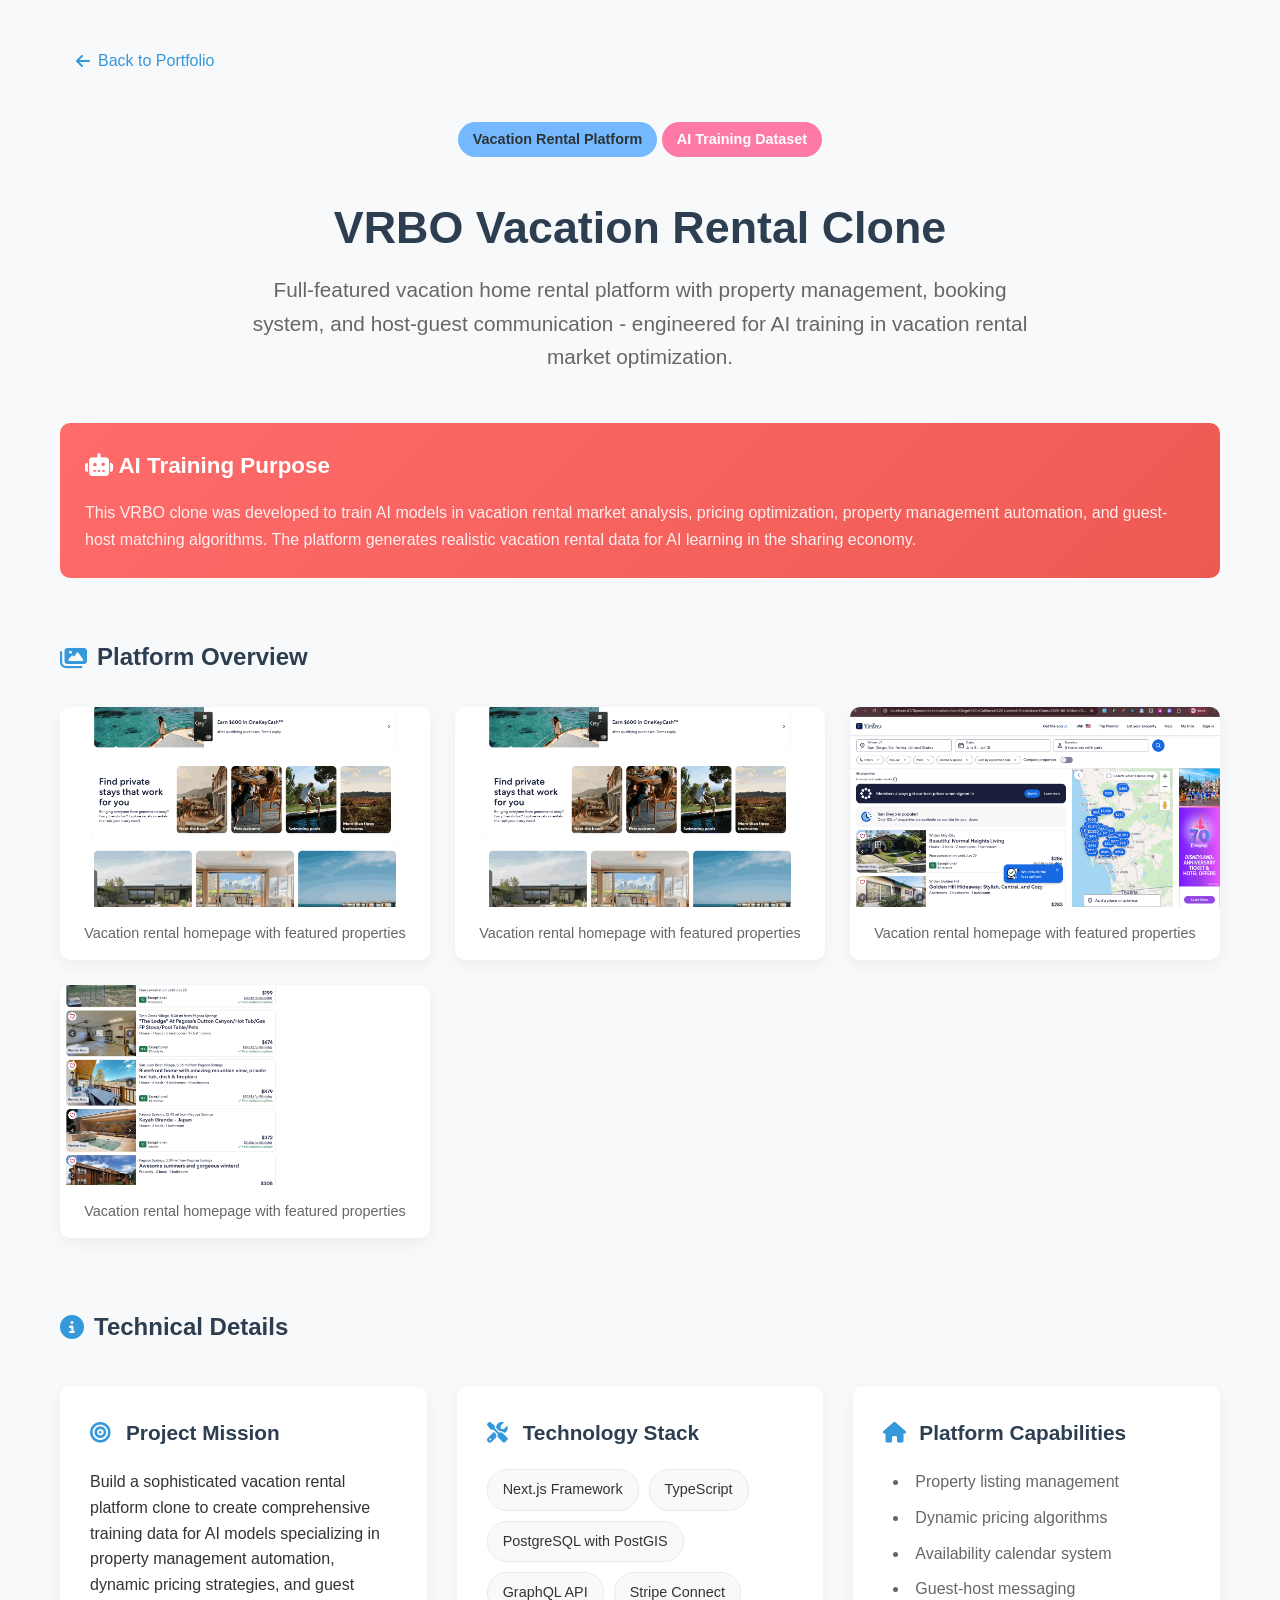
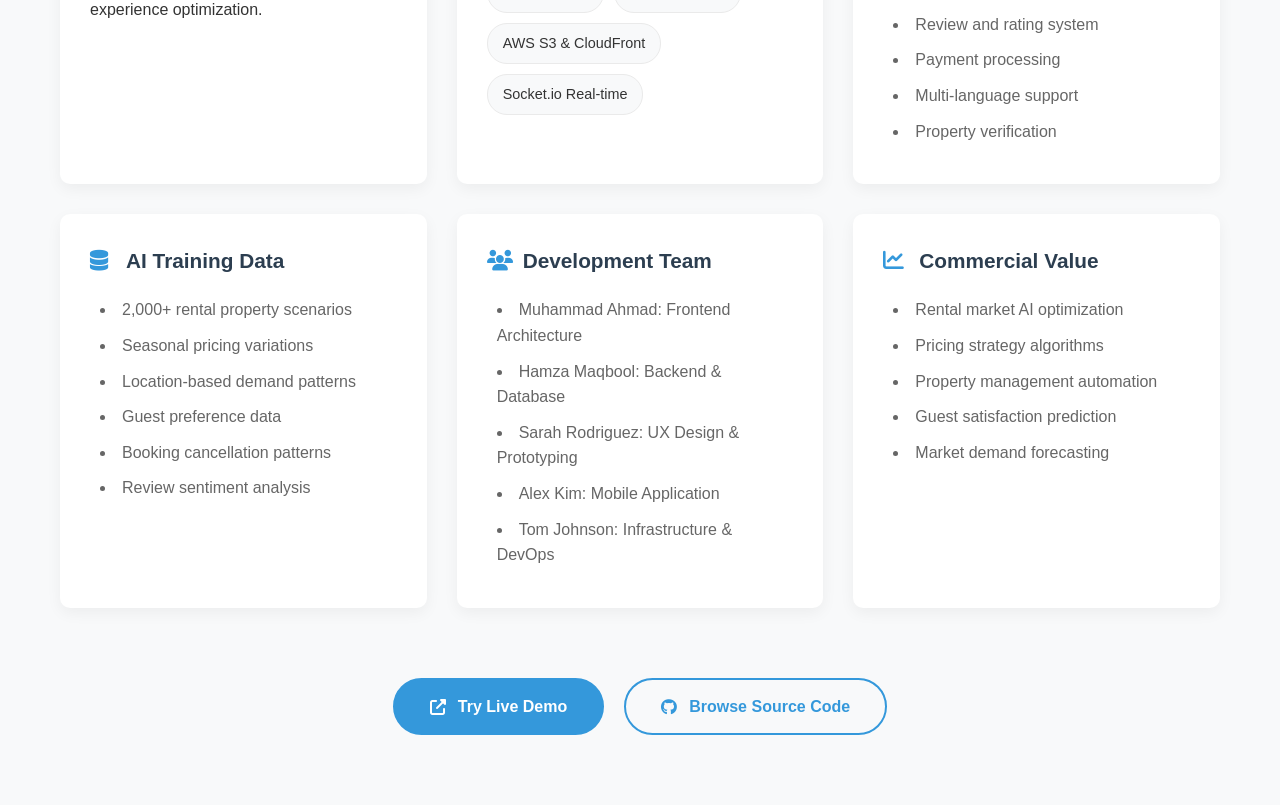
<file: project-vrbo.html>
<!DOCTYPE html>
<html lang="en">
<head>
    <meta charset="UTF-8">
    <meta name="viewport" content="width=device-width, initial-scale=1.0">
    <title>VRBO Vacation Clone | DevTeam</title>
    <link rel="stylesheet" href="https://cdnjs.cloudflare.com/ajax/libs/font-awesome/6.4.0/css/all.min.css">
    <link rel="stylesheet" href="styles.css">
    <link rel="stylesheet" href="project.css">
    <!-- Same CSS as above -->
    <style>
        /* Same CSS styles */
    </style>
</head>
<body>
    <div class="container project-detail-container">
        <a href="index.html#projects" class="back-btn">
            <i class="fas fa-arrow-left"></i> Back to Portfolio
        </a>
        
        <div class="project-header">
            <div class="project-badge web">Vacation Rental Platform</div>
            <div class="project-badge ai-training">AI Training Dataset</div>
            <h1>VRBO Vacation Rental Clone</h1>
            <p class="project-subtitle">
                Full-featured vacation home rental platform with property management, 
                booking system, and host-guest communication - engineered for AI 
                training in vacation rental market optimization.
            </p>
        </div>

        <!-- <div class="project-video-section">
            <h2 class="section-label"><i class="fas fa-play-circle"></i> Rental Platform Demo</h2>
            <div class="video-container">
                <video controls poster="projects/Vrbo/images/homepage.png">
                    <source src="projects/Vrbo" type="video/mp4">
                    Your browser does not support the video tag.
                </video>
                <div class="video-caption">Complete vacation rental booking and management system demonstration</div>
            </div>
        </div> -->

        <div class="ai-purpose">
            <h3><i class="fas fa-robot"></i> AI Training Purpose</h3>
            <p>
                This VRBO clone was developed to train AI models in vacation rental 
                market analysis, pricing optimization, property management automation, 
                and guest-host matching algorithms. The platform generates realistic 
                vacation rental data for AI learning in the sharing economy.
            </p>
        </div>

        <div class="project-gallery">
            <h2 class="section-label"><i class="fas fa-images"></i> Platform Overview</h2>
            <div class="gallery-grid">
                <div class="gallery-item">
                    <img src="projects/Vrbo/images/homepage-full.png" alt="Rental Homepage">
                    <div class="gallery-caption">Vacation rental homepage with featured properties</div>
                </div>
                <div class="gallery-item">
                    <img src="projects/Vrbo/images/homepage-full.png" alt="Rental Homepage">
                    <div class="gallery-caption">Vacation rental homepage with featured properties</div>
                </div>
                <div class="gallery-item">
                    <img src="projects/Vrbo/images/searchpage.png" alt="Rental Homepage">
                    <div class="gallery-caption">Vacation rental homepage with featured properties</div>
                </div>
                <div class="gallery-item">
                    <img src="projects/Vrbo/images/serachpage-full.png" alt="Rental Homepage">
                    <div class="gallery-caption">Vacation rental homepage with featured properties</div>
                </div>


            </div>
        </div>

        <div class="project-details">
            <h2 class="section-label"><i class="fas fa-info-circle"></i> Technical Details</h2>
            <div class="details-grid">
                <div class="detail-card">
                    <h3><i class="fas fa-bullseye"></i> Project Mission</h3>
                    <p>Build a sophisticated vacation rental platform clone to create comprehensive training data for AI models specializing in property management automation, dynamic pricing strategies, and guest experience optimization.</p>
                </div>
                
                <div class="detail-card">
                    <h3><i class="fas fa-tools"></i> Technology Stack</h3>
                    <ul class="tech-list">
                        <li>Next.js Framework</li>
                        <li>TypeScript</li>
                        <li>PostgreSQL with PostGIS</li>
                        <li>GraphQL API</li>
                        <li>Stripe Connect</li>
                        <li>AWS S3 & CloudFront</li>
                        <li>Socket.io Real-time</li>
                    </ul>
                </div>
                
                <div class="detail-card">
                    <h3><i class="fas fa-home"></i> Platform Capabilities</h3>
                    <ul>
                        <li>Property listing management</li>
                        <li>Dynamic pricing algorithms</li>
                        <li>Availability calendar system</li>
                        <li>Guest-host messaging</li>
                        <li>Review and rating system</li>
                        <li>Payment processing</li>
                        <li>Multi-language support</li>
                        <li>Property verification</li>
                    </ul>
                </div>
                
                <div class="detail-card">
                    <h3><i class="fas fa-database"></i> AI Training Data</h3>
                    <ul>
                        <li>2,000+ rental property scenarios</li>
                        <li>Seasonal pricing variations</li>
                        <li>Location-based demand patterns</li>
                        <li>Guest preference data</li>
                        <li>Booking cancellation patterns</li>
                        <li>Review sentiment analysis</li>
                    </ul>
                </div>
                
                <div class="detail-card">
                    <h3><i class="fas fa-users"></i> Development Team</h3>
                    <ul>
                        <li>Muhammad Ahmad: Frontend Architecture</li>
                        <li>Hamza Maqbool: Backend & Database</li>
                        <li>Sarah Rodriguez: UX Design & Prototyping</li>
                        <li>Alex Kim: Mobile Application</li>
                        <li>Tom Johnson: Infrastructure & DevOps</li>
                    </ul>
                </div>
                
                <div class="detail-card">
                    <h3><i class="fas fa-chart-line"></i> Commercial Value</h3>
                    <ul>
                        <li>Rental market AI optimization</li>
                        <li>Pricing strategy algorithms</li>
                        <li>Property management automation</li>
                        <li>Guest satisfaction prediction</li>
                        <li>Market demand forecasting</li>
                    </ul>
                </div>
            </div>
        </div>

        <div class="project-cta">
            <a href="#" class="btn-primary" target="_blank">
                <i class="fas fa-external-link-alt"></i> Try Live Demo
            </a>
            <a href="#" class="btn-secondary" target="_blank">
                <i class="fab fa-github"></i> Browse Source Code
            </a>
        </div>
    </div>

    <script>
        document.addEventListener('DOMContentLoaded', function() {
            const savedTheme = localStorage.getItem('portfolio-theme');
            if (savedTheme) {
                document.body.classList.add(savedTheme);
            }
        });
    </script>
</body>
</html>
</file>
<file: styles.css>
/* CSS Variables for easy theme changes */
 :root {
     /* Light theme (default) */
     --primary-color: #2c3e50;
     --secondary-color: #3498db;
     --accent-color: #e74c3c;
     --background-color: #f8f9fa;
     --card-background: #ffffff;
     --text-color: #333333;
     --text-light: #666666;
     --border-color: #eaeaea;
     --shadow: 0 5px 15px rgba(0, 0, 0, 0.05);
     --transition: all 0.3s ease;
 }

 /* Dark theme */
 .dark-theme {
     --primary-color: #ecf0f1;
     --secondary-color: #3498db;
     --accent-color: #e74c3c;
     --background-color: #1a1a2e;
     --card-background: #16213e;
     --text-color: #f1f1f1;
     --text-light: #b0b0b0;
     --border-color: #2d3748;
     --shadow: 0 5px 15px rgba(0, 0, 0, 0.2);
 }

 /* Blue theme */
 .blue-theme {
     --primary-color: #1e3a8a;
     --secondary-color: #3b82f6;
     --accent-color: #f59e0b;
     --background-color: #f0f9ff;
     --card-background: #ffffff;
     --text-color: #1e293b;
     --text-light: #64748b;
     --border-color: #e2e8f0;
     --shadow: 0 5px 15px rgba(59, 130, 246, 0.05);
 }

 /* Reset and base styles */
 * {
     margin: 0;
     padding: 0;
     box-sizing: border-box;
 }

 body {
     font-family: 'Segoe UI', Tahoma, Geneva, Verdana, sans-serif;
     background-color: var(--background-color);
     color: var(--text-color);
     line-height: 1.6;
     transition: var(--transition);
 }

 .container {
     max-width: 1200px;
     margin: 0 auto;
     padding: 0 20px;
 }

 /* Header styles */
 header {
     background-color: var(--card-background);
     box-shadow: var(--shadow);
     position: sticky;
     top: 0;
     z-index: 100;
 }

 .nav-container {
     display: flex;
     justify-content: space-between;
     align-items: center;
     padding: 20px 0;
 }

 .logo {
     font-size: 1.8rem;
     font-weight: 700;
     color: var(--secondary-color);
 }

 .logo span {
     color: var(--accent-color);
 }

 .nav-links {
     display: flex;
     list-style: none;
     gap: 30px;
 }

 .nav-links a {
     text-decoration: none;
     color: var(--text-color);
     font-weight: 500;
     transition: var(--transition);
 }

 .nav-links a:hover {
     color: var(--secondary-color);
 }

 .theme-switcher {
     display: flex;
     gap: 10px;
 }

 .theme-btn {
     width: 30px;
     height: 30px;
     border-radius: 50%;
     border: 2px solid var(--border-color);
     cursor: pointer;
     transition: var(--transition);
 }

 .theme-btn:hover {
     transform: scale(1.1);
 }

 .theme-btn.light {
     background-color: #f8f9fa;
 }

 .theme-btn.dark {
     background-color: #1a1a2e;
 }

 .theme-btn.blue {
     background-color: #1e3a8a;
 }

 /* Hero section */
 .hero {
     padding: 80px 0;
     text-align: center;
 }

 .hero h1 {
     font-size: 3rem;
     margin-bottom: 20px;
     color: var(--primary-color);
 }

 .hero p {
     font-size: 1.2rem;
     max-width: 800px;
     margin: 0 auto 30px;
     color: var(--text-light);
 }

 .highlight {
     color: var(--secondary-color);
     font-weight: 600;
 }
 /* Team styles */
 .team {
     padding: 60px 0;
     background-color: var(--background-color);
 }

 .team-members {
     display: flex;
     justify-content: center;
     gap: 40px;
     flex-wrap: wrap;
 }

 .team-member {
     text-align: center;
     background: var(--card-background);
     padding: 30px;
     border-radius: 10px;
     box-shadow: var(--shadow);
     width: 250px;
 }

 .member-avatar {
     width: 80px;
     height: 80px;
     background: var(--secondary-color);
     color: white;
     border-radius: 50%;
     display: flex;
     align-items: center;
     justify-content: center;
     font-size: 1.8rem;
     font-weight: bold;
     margin: 0 auto 20px;
 }

 .collaboration-badge {
     background: var(--accent-color);
     color: white;
     padding: 4px 10px;
     border-radius: 12px;
     font-size: 0.8rem;
     display: inline-flex;
     align-items: center;
     gap: 5px;
     margin-bottom: 10px;
 }

 /* Projects section */
 .section-title {
     text-align: center;
     margin-bottom: 50px;
     color: var(--primary-color);
     font-size: 2.2rem;
 }

 .projects {
     padding: 60px 0;
 }

 .category-tabs {
     display: flex;
     justify-content: center;
     flex-wrap: wrap;
     gap: 15px;
     margin-bottom: 40px;
 }

 .category-btn {
     padding: 10px 25px;
     background-color: var(--card-background);
     border: 2px solid var(--border-color);
     color: var(--text-color);
     border-radius: 30px;
     cursor: pointer;
     font-weight: 500;
     transition: var(--transition);
 }

 .category-btn.active,
 .category-btn:hover {
     background-color: var(--secondary-color);
     color: white;
     border-color: var(--secondary-color);
 }

 .projects-grid {
     display: grid;
     grid-template-columns: repeat(auto-fill, minmax(300px, 1fr));
     gap: 30px;
 }

 .project-card {
     background-color: var(--card-background);
     border-radius: 10px;
     overflow: hidden;
     box-shadow: var(--shadow);
     transition: var(--transition);
 }

 .project-card:hover {
     transform: translateY(-10px);
     box-shadow: 0 15px 30px rgba(0, 0, 0, 0.1);
 }

 .project-image {
     height: 180px;
     background-color: var(--secondary-color);
     display: flex;
     align-items: center;
     justify-content: center;
     color: white;
     font-size: 3rem;
 }

 .project-content {
     padding: 25px;
 }

 .project-tags {
     display: flex;
     flex-wrap: wrap;
     gap: 8px;
     margin-bottom: 15px;
 }

 .project-tag {
     background-color: var(--background-color);
     color: var(--text-light);
     padding: 5px 12px;
     border-radius: 20px;
     font-size: 0.85rem;
 }
/* Add these after existing .project-tag styles (around line 190) */
.project-tag.mobile {
    background-color: #81ecec;
    color: #0984e3;
}

.project-tag.desktop {
    background-color: #a29bfe;
    color: #6c5ce7;
}

.project-tag.devops {
    background-color: #55efc4;
    color: #00b894;
}
 .project-tag.chrome {
     background-color: #ffeaa7;
     color: #d35400;
 }

 .project-tag.backend {
     background-color: #a29bfe;
     color: #2d3436;
 }

 .project-tag.web {
     background-color: #74b9ff;
     color: #2d3436;
 }

 .project-tag.combined {
     background-color: #fd79a8;
     color: white;
 }

 .project-title {
     font-size: 1.4rem;
     margin-bottom: 10px;
     color: var(--primary-color);
 }

 .project-description {
     color: var(--text-light);
     margin-bottom: 20px;
 }

 .project-links {
     display: flex;
     gap: 15px;
 }

 .project-link {
     text-decoration: none;
     color: var(--secondary-color);
     font-weight: 500;
     display: flex;
     align-items: center;
     gap: 5px;
     transition: var(--transition);
 }

 .project-link:hover {
     color: var(--accent-color);
 }

 /* Footer */
 footer {
     background-color: var(--card-background);
     padding: 60px 0 30px;
     margin-top: 60px;
     border-top: 1px solid var(--border-color);
 }

 .footer-content {
     display: flex;
     flex-direction: column;
     align-items: center;
     text-align: center;
 }

 .footer-logo {
     font-size: 1.8rem;
     font-weight: 700;
     color: var(--secondary-color);
     margin-bottom: 20px;
 }

 .contact-info {
     margin-bottom: 30px;
 }

 .contact-info p {
     margin-bottom: 10px;
     color: var(--text-light);
 }

 .social-icons {
     display: flex;
     gap: 20px;
     margin-bottom: 30px;
 }

 .social-icon {
     display: flex;
     align-items: center;
     justify-content: center;
     width: 45px;
     height: 45px;
     background-color: var(--background-color);
     color: var(--text-color);
     border-radius: 50%;
     font-size: 1.2rem;
     transition: var(--transition);
     text-decoration: none;
 }

 .social-icon:hover {
     background-color: var(--secondary-color);
     color: white;
     transform: translateY(-5px);
 }

 .copyright {
     color: var(--text-light);
     font-size: 0.9rem;
     padding-top: 20px;
     border-top: 1px solid var(--border-color);
     width: 100%;
 }

 /* Responsive design */
 @media (max-width: 768px) {
     .nav-container {
         flex-direction: column;
         gap: 20px;
     }

     .nav-links {
         gap: 20px;
     }

     .hero h1 {
         font-size: 2.2rem;
     }

     .hero p {
         font-size: 1rem;
     }

     .projects-grid {
         grid-template-columns: repeat(auto-fill, minmax(280px, 1fr));
     }

     .category-tabs {
         gap: 10px;
     }

     .category-btn {
         padding: 8px 20px;
         font-size: 0.9rem;
     }
 }

 @media (max-width: 480px) {
     .nav-links {
         flex-direction: column;
         align-items: center;
         gap: 10px;
     }

     .hero h1 {
         font-size: 1.8rem;
     }

     .section-title {
         font-size: 1.8rem;
     }

     .projects-grid {
         grid-template-columns: 1fr;
     }
 }
</file>
<file: project.css>
/* Reuse the same project detail styles from southwest.html */
        .project-detail-container {
            max-width: 1200px;
            margin: 0 auto;
            padding: 40px 20px;
        }

        .back-btn {
            display: inline-flex;
            align-items: center;
            gap: 8px;
            color: var(--secondary-color);
            text-decoration: none;
            font-weight: 500;
            margin-bottom: 40px;
            padding: 8px 16px;
            border-radius: 4px;
            transition: var(--transition);
        }

        .back-btn:hover {
            background-color: var(--background-color);
            transform: translateX(-5px);
        }

        .project-header {
            text-align: center;
            margin-bottom: 50px;
        }

        .project-badge {
            display: inline-block;
            background-color: #74b9ff;
            color: #2d3436;
            padding: 6px 15px;
            border-radius: 20px;
            font-size: 0.9rem;
            font-weight: 600;
            margin-bottom: 20px;
        }

        .project-badge.ecommerce {
            background-color: #ff7675;
            color: white;
        }

        .project-badge.ai-training {
            background-color: #fd79a8;
            color: white;
        }

        .project-header h1 {
            font-size: 2.8rem;
            color: var(--primary-color);
            margin: 15px 0 10px;
        }

        .project-subtitle {
            color: var(--text-light);
            font-size: 1.3rem;
            max-width: 800px;
            margin: 0 auto;
            line-height: 1.6;
        }

        .project-video-section {
            margin: 50px 0;
            background: var(--card-background);
            border-radius: 12px;
            padding: 30px;
            box-shadow: var(--shadow);
        }

        .section-label {
            color: var(--primary-color);
            font-size: 1.5rem;
            margin-bottom: 25px;
            display: flex;
            align-items: center;
            gap: 10px;
        }

        .section-label i {
            color: var(--secondary-color);
        }

        .video-container {
            position: relative;
            width: 100%;
            max-width: 900px;
            margin: 0 auto;
            border-radius: 8px;
            overflow: hidden;
            box-shadow: 0 10px 30px rgba(0,0,0,0.1);
        }

        .video-container video {
            width: 100%;
            height: auto;
            display: block;
        }

        .video-caption {
            text-align: center;
            color: var(--text-light);
            font-size: 0.95rem;
            padding: 15px;
            background: var(--background-color);
            border-top: 1px solid var(--border-color);
        }

        .project-gallery {
            margin: 60px 0;
        }

        .gallery-grid {
            display: grid;
            grid-template-columns: repeat(auto-fit, minmax(280px, 1fr));
            gap: 25px;
            margin-top: 30px;
        }

        .gallery-item {
            position: relative;
            border-radius: 10px;
            overflow: hidden;
            box-shadow: var(--shadow);
            transition: var(--transition);
            cursor: pointer;
            background: var(--card-background);
        }

        .gallery-item:hover {
            transform: translateY(-5px);
            box-shadow: 0 15px 35px rgba(0,0,0,0.1);
        }

        .gallery-item img {
            width: 100%;
            height: 200px;
            object-fit: cover;
            display: block;
        }

        .gallery-caption {
            padding: 15px;
            font-size: 0.9rem;
            color: var(--text-light);
            text-align: center;
        }

        .project-details {
            margin: 70px 0;
        }

        .details-grid {
            display: grid;
            grid-template-columns: repeat(auto-fit, minmax(300px, 1fr));
            gap: 30px;
            margin-top: 40px;
        }

        .detail-card {
            background: var(--card-background);
            padding: 30px;
            border-radius: 10px;
            box-shadow: var(--shadow);
            transition: var(--transition);
        }

        .detail-card:hover {
            transform: translateY(-5px);
        }

        .detail-card h3 {
            color: var(--primary-color);
            font-size: 1.3rem;
            margin-bottom: 20px;
            display: flex;
            align-items: center;
            gap: 12px;
        }

        .detail-card h3 i {
            color: var(--secondary-color);
            width: 24px;
        }

        .tech-list {
            display: flex;
            flex-wrap: wrap;
            gap: 10px;
            list-style: none;
            margin-top: 15px;
        }

        .tech-list li {
            background: var(--background-color);
            color: var(--text-color);
            padding: 8px 15px;
            border-radius: 20px;
            font-size: 0.9rem;
            border: 1px solid var(--border-color);
        }

        .detail-card ul:not(.tech-list) {
            list-style-position: inside;
            padding-left: 10px;
        }

        .detail-card ul:not(.tech-list) li {
            margin-bottom: 10px;
            color: var(--text-light);
        }

        .ai-purpose {
            background: linear-gradient(135deg, #ff6b6b 0%, #ee5a52 100%);
            color: white;
            padding: 25px;
            border-radius: 10px;
            margin: 40px 0;
        }

        .ai-purpose h3 {
            color: white;
            margin-bottom: 15px;
            font-size: 1.4rem;
        }

        .ai-purpose p {
            color: rgba(255,255,255,0.9);
            line-height: 1.7;
        }

        .project-cta {
            display: flex;
            justify-content: center;
            gap: 20px;
            margin: 60px 0 30px;
            flex-wrap: wrap;
        }

        .btn-primary, .btn-secondary {
            padding: 14px 35px;
            border-radius: 30px;
            text-decoration: none;
            font-weight: 600;
            display: inline-flex;
            align-items: center;
            gap: 12px;
            transition: var(--transition);
            font-size: 1rem;
        }

        .btn-primary {
            background: var(--secondary-color);
            color: white;
            border: 2px solid var(--secondary-color);
        }

        .btn-secondary {
            background: transparent;
            color: var(--secondary-color);
            border: 2px solid var(--secondary-color);
        }

        .btn-primary:hover {
            background: transparent;
            color: var(--secondary-color);
            transform: translateY(-3px);
            box-shadow: 0 10px 20px rgba(0,0,0,0.1);
        }

        .btn-secondary:hover {
            background: var(--secondary-color);
            color: white;
            transform: translateY(-3px);
            box-shadow: 0 10px 20px rgba(0,0,0,0.1);
        }

        /* Responsive */
        @media (max-width: 768px) {
            .project-header h1 {
                font-size: 2.2rem;
            }
            
            .project-subtitle {
                font-size: 1.1rem;
            }
            
            .details-grid {
                grid-template-columns: 1fr;
            }
            
            .project-cta {
                flex-direction: column;
                align-items: center;
            }
            
            .btn-primary, .btn-secondary {
                width: 100%;
                justify-content: center;
            }
        }
</file>
